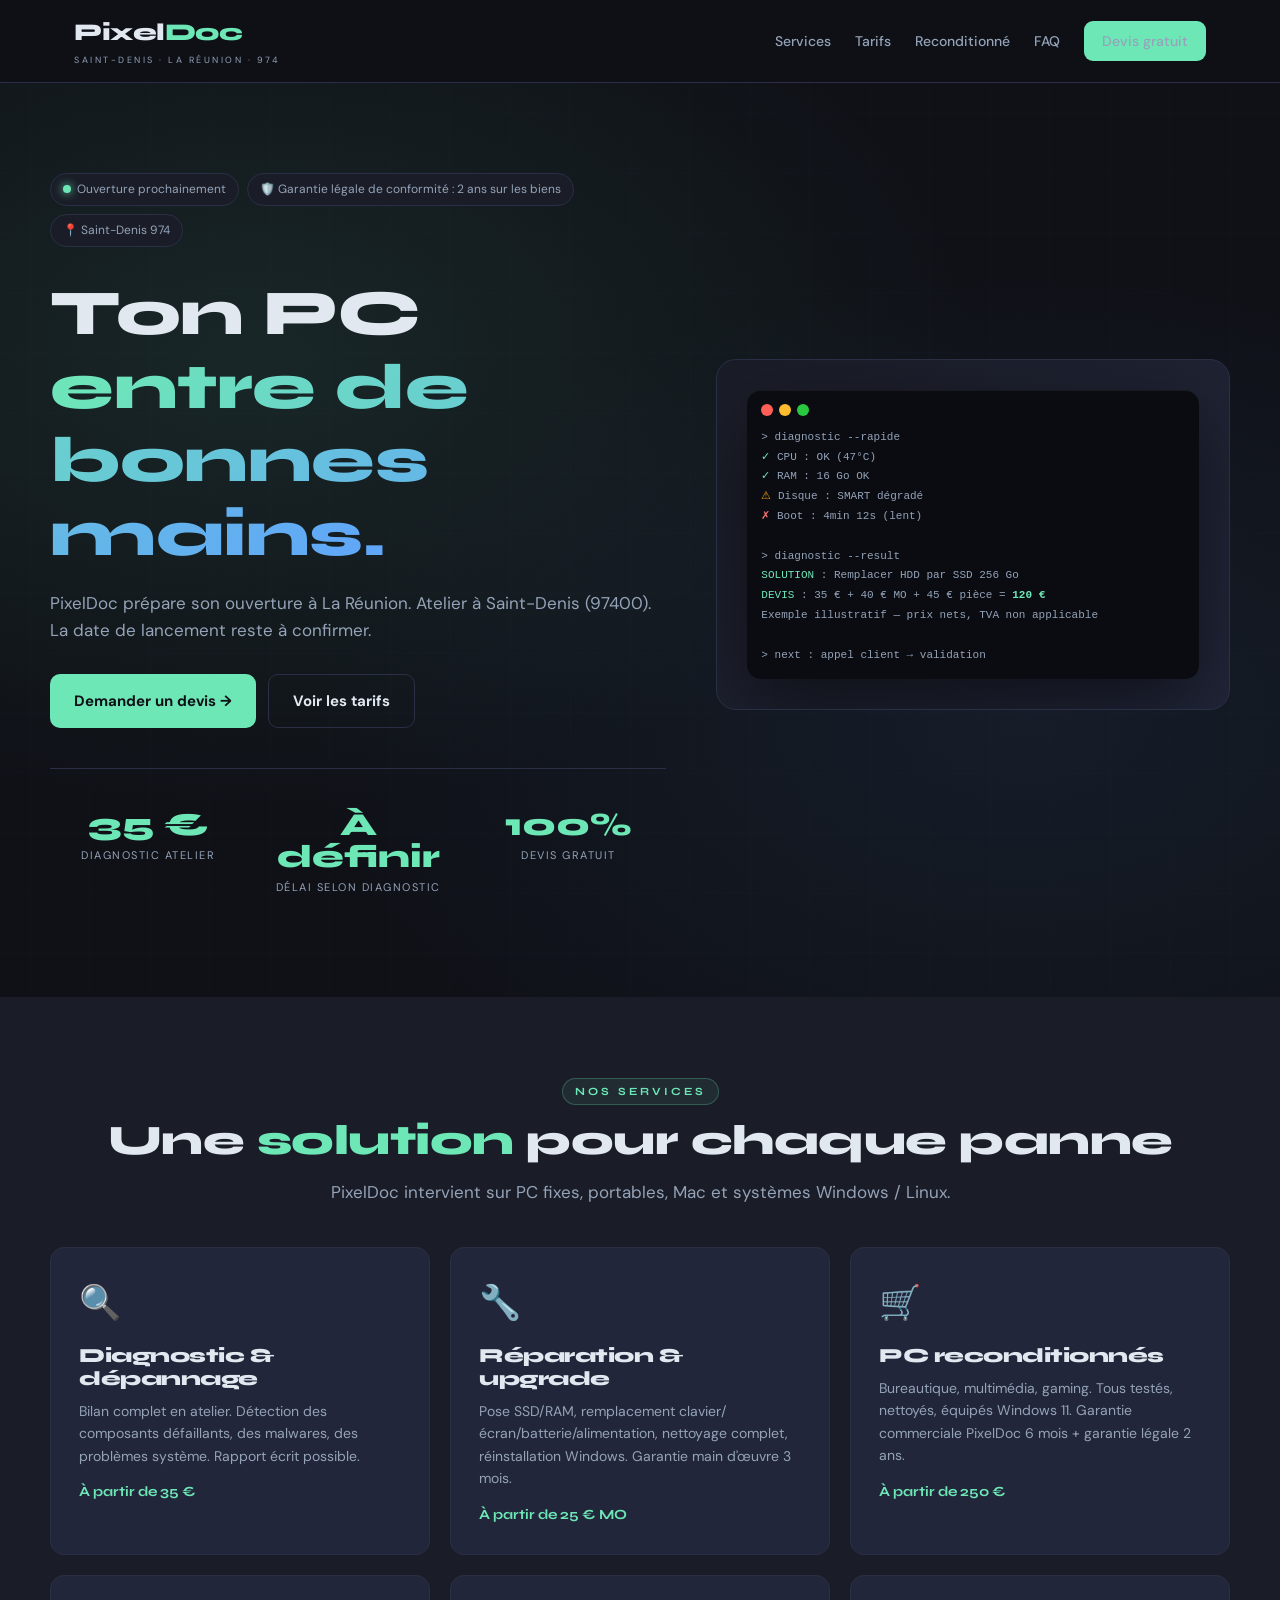
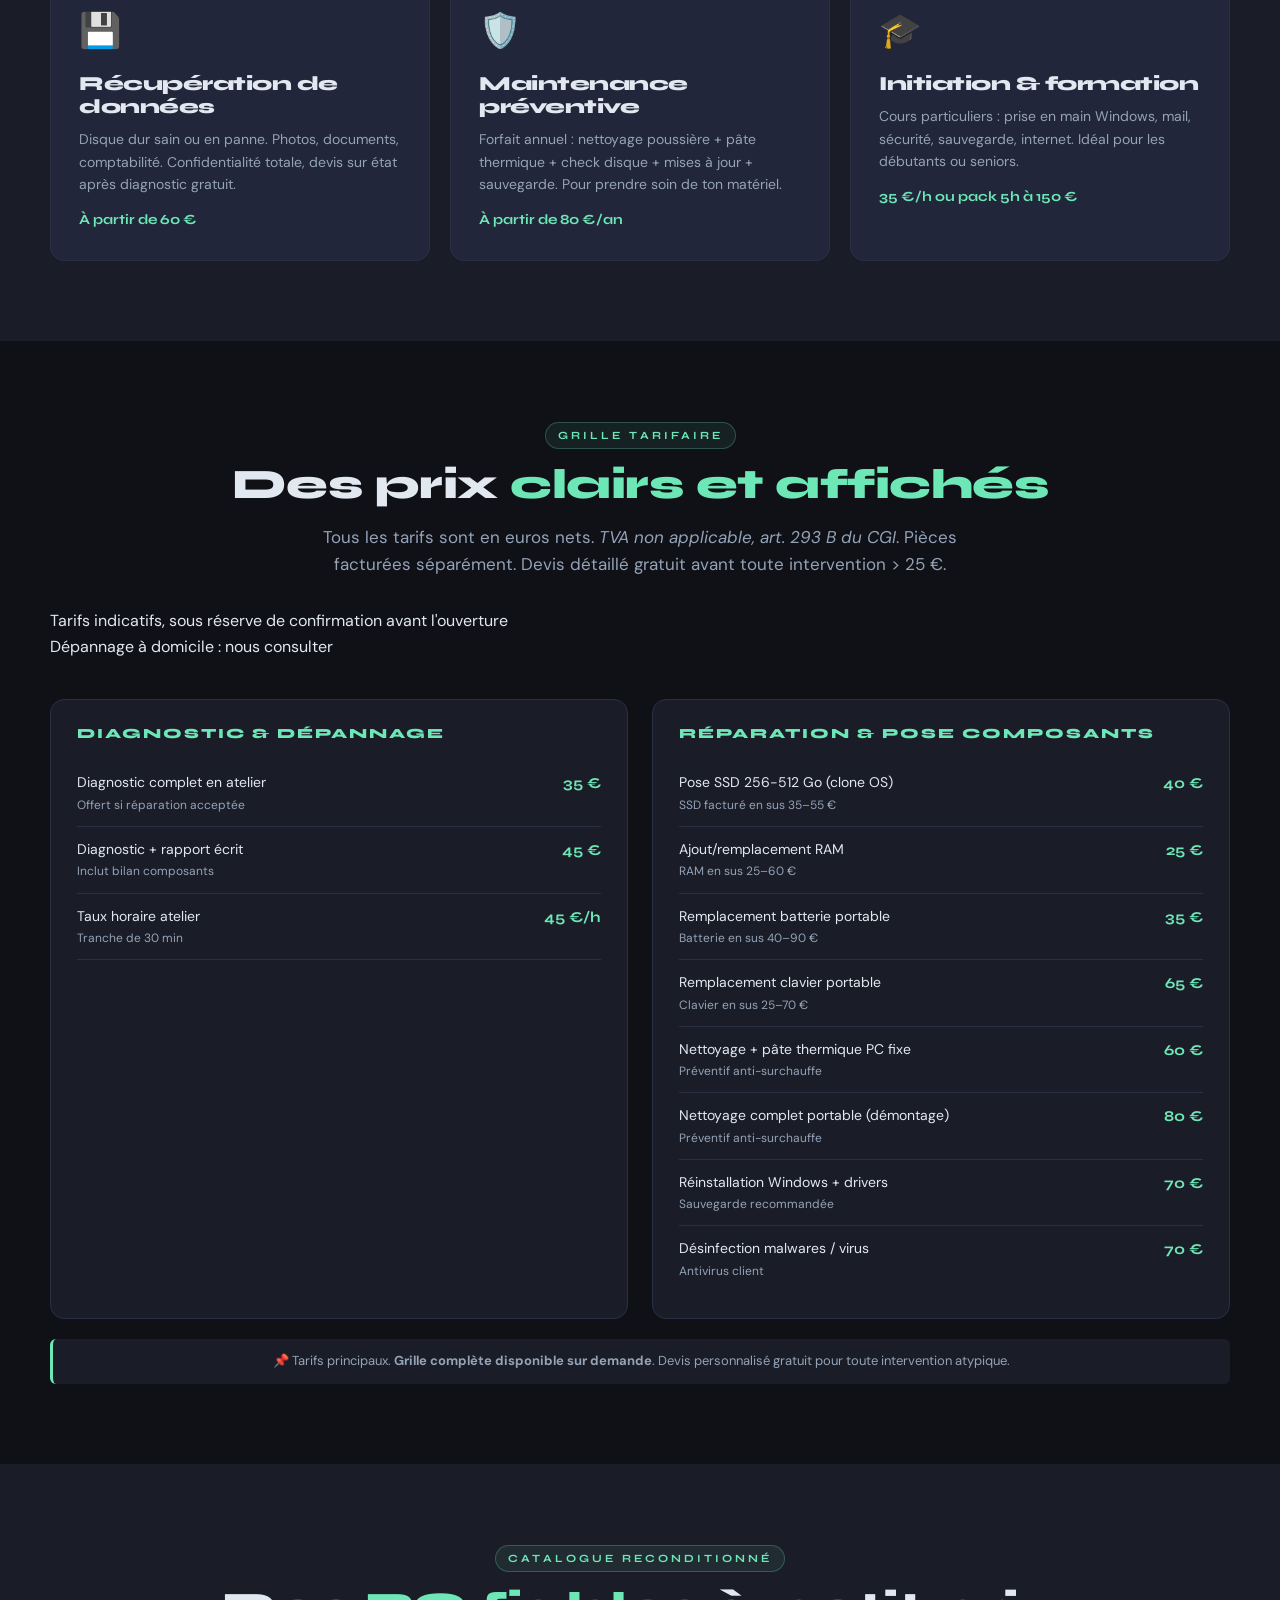
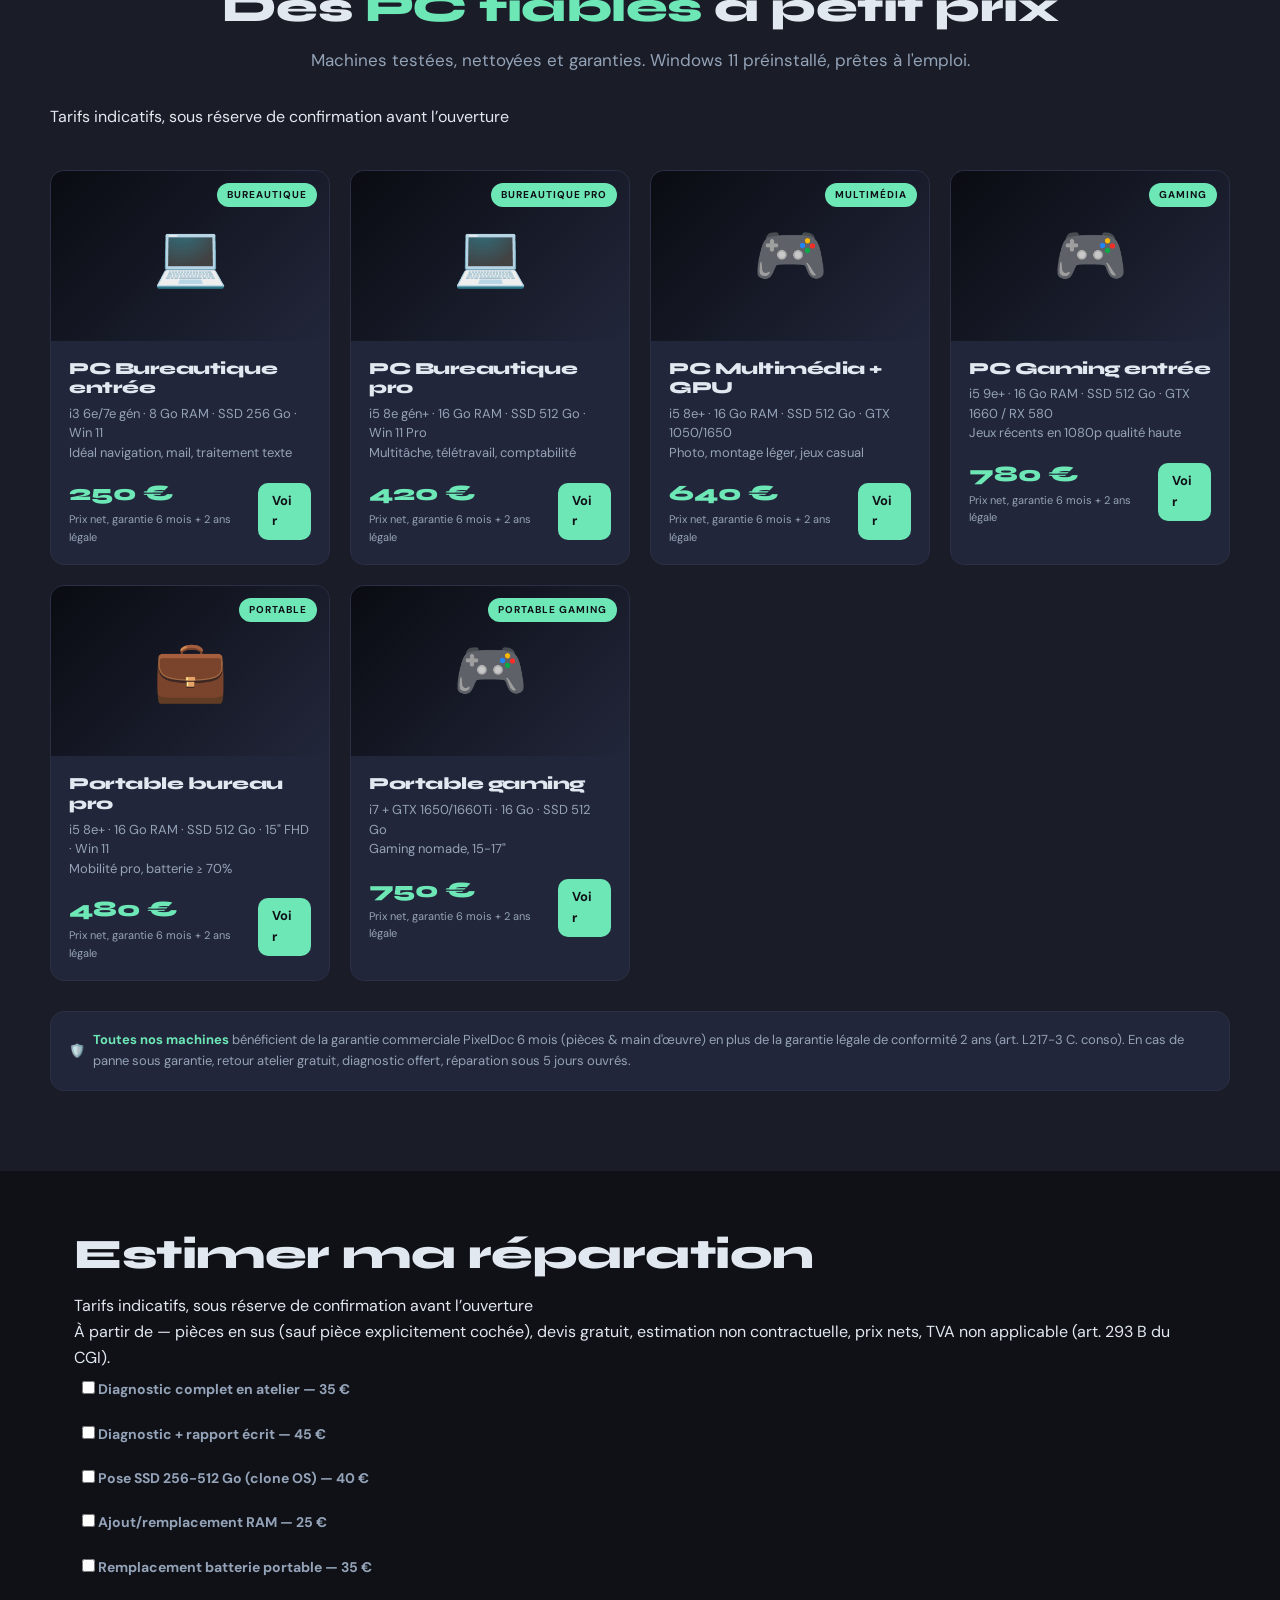
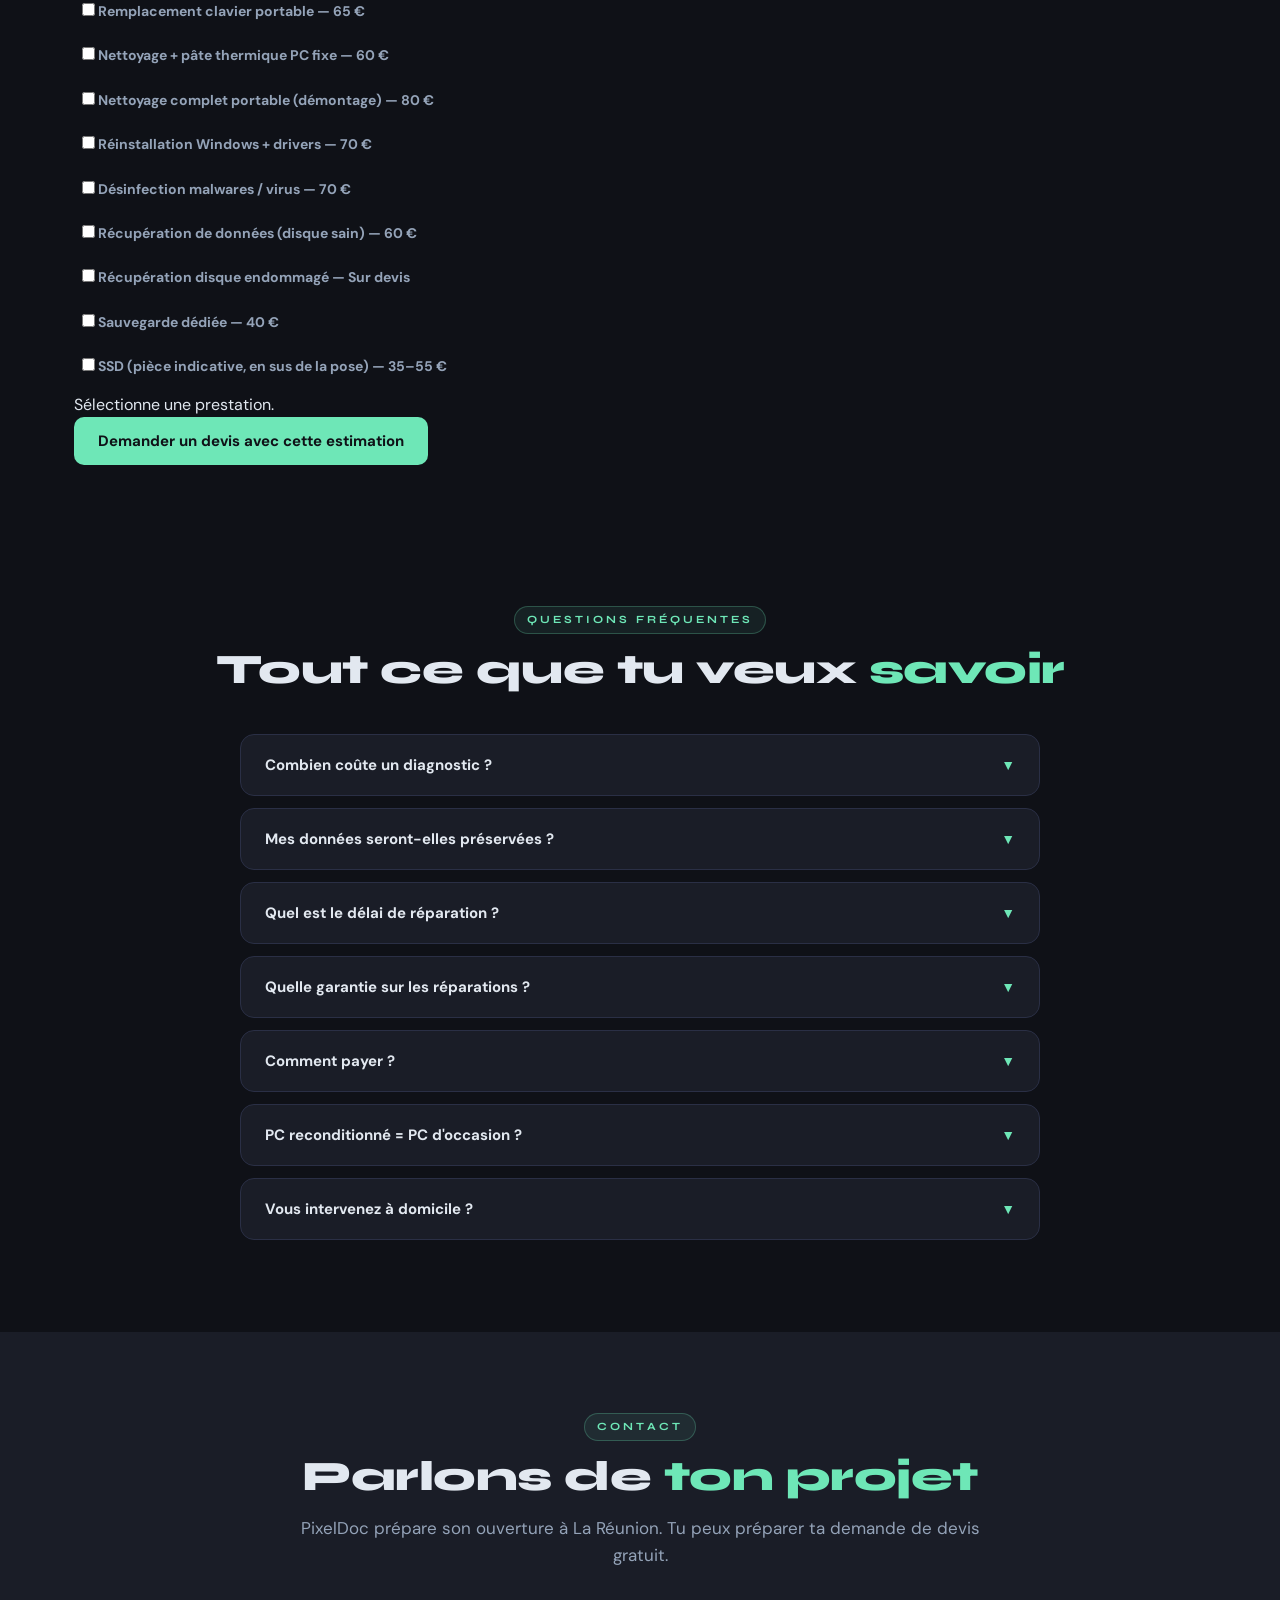
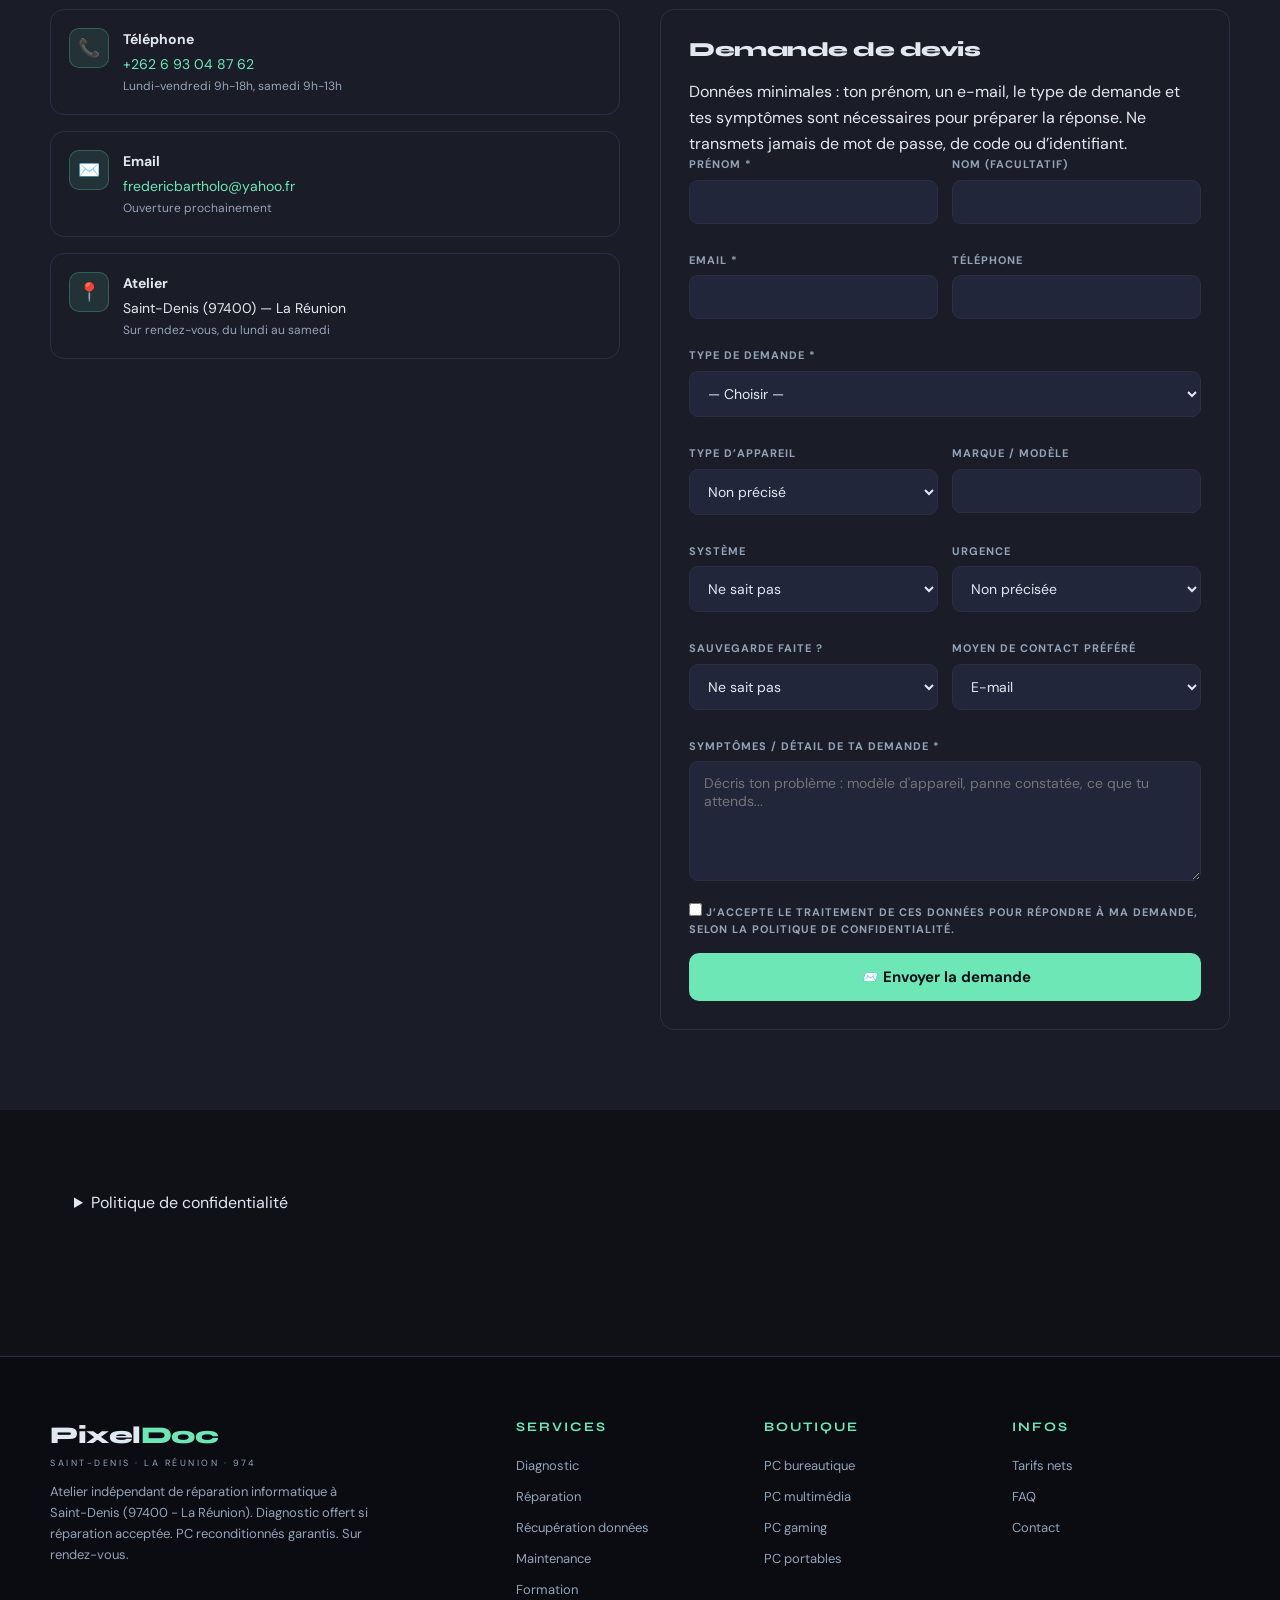
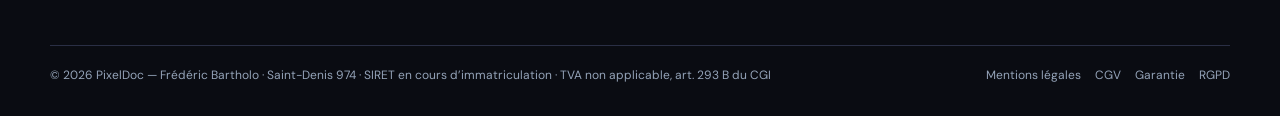
<file: index.html>
﻿<!DOCTYPE html>
<html lang="fr">
<head>
<meta charset="UTF-8" />
<meta name="viewport" content="width=device-width, initial-scale=1.0" />
<title>PixelDoc — Réparation PC, dépannage informatique & PC reconditionnés (Saint-Denis 974)</title>
<meta name="description" content="PixelDoc prépare son ouverture à La Réunion. Atelier à Saint-Denis (97400)." />
<meta name="robots" content="index, follow" />
<link rel="canonical" href="https://pixeldoc-974.netlify.app/" />
<meta name="theme-color" content="#0f1117" />
<link rel="icon" href="data:image/svg+xml,<svg xmlns='http://www.w3.org/2000/svg' viewBox='0 0 32 32'><rect width='32' height='32' rx='7' fill='%230f1117'/><text x='16' y='22' font-family='sans-serif' font-weight='800' font-size='18' fill='%236ee7b7' text-anchor='middle'>P</text></svg>">
<meta property="og:type" content="website" />
<meta property="og:site_name" content="PixelDoc" />
<meta property="og:locale" content="fr_FR" />
<meta property="og:url" content="https://pixeldoc-974.netlify.app/" />
<meta property="og:title" content="PixelDoc — Réparation PC & reconditionné · Saint-Denis 974" />
<meta property="og:description" content="PixelDoc prépare son ouverture à La Réunion. Atelier à Saint-Denis (97400)." />
<meta name="twitter:card" content="summary" />
<meta name="twitter:title" content="PixelDoc — Réparation PC & reconditionné · Saint-Denis 974" />
<meta name="twitter:description" content="PixelDoc prépare son ouverture à La Réunion. Atelier à Saint-Denis (97400)." />
<link rel="preconnect" href="https://fonts.googleapis.com">
<link rel="preconnect" href="https://fonts.gstatic.com" crossorigin>
<link href="https://fonts.googleapis.com/css2?family=Syne:wght@600;700;800&family=DM+Sans:ital,wght@0,300;0,400;0,500;0,700;1,400&display=swap" rel="stylesheet">
<style>
  :root{
    --bg:#0f1117; --surface:#1a1d27; --surface2:#22263a; --border:#2a2f45;
    --accent:#6ee7b7; --accent2:#f59e0b; --accent3:#f87171;
    --accent4:#60a5fa; --accent5:#a78bfa;
    --text:#e2e8f0; --dim:#94a3b8; --dim2:#64748b;
    --display:'Syne',sans-serif; --body:'DM Sans',sans-serif;
    --radius:14px; --radius-sm:8px; --radius-lg:20px;
    --max:1180px;
  }
  *{margin:0;padding:0;box-sizing:border-box;}
  html{scroll-behavior:smooth;}
  body{background:var(--bg);font-family:var(--body);color:var(--text);line-height:1.6;overflow-x:hidden;}
  a{color:inherit;text-decoration:none;}
  img{max-width:100%;display:block;}
  header{position:sticky;top:0;z-index:50;background:rgba(15,17,23,0.92);backdrop-filter:blur(16px);border-bottom:1px solid var(--border);}
  .nav-wrap{max-width:var(--max);margin:0 auto;display:flex;align-items:center;justify-content:space-between;padding:14px 24px;}
  .brand{font-family:var(--display);font-size:24px;font-weight:800;letter-spacing:-0.5px;}
  .brand span{color:var(--accent);}
  .brand small{display:block;font-size:9px;font-weight:400;color:var(--dim);letter-spacing:2.5px;text-transform:uppercase;margin-top:1px;font-family:var(--body);}
  .nav-links{display:flex;gap:24px;align-items:center;}
  .nav-links a{font-size:14px;color:var(--dim);transition:color .2s;font-weight:500;}
  .nav-links a:hover{color:var(--accent);}
  .nav-cta{background:var(--accent);color:var(--bg);padding:9px 18px;border-radius:9px;font-weight:700;font-size:13px;}
  .nav-cta:hover{background:#34d399;color:var(--bg)!important;transform:translateY(-1px);box-shadow:0 6px 18px rgba(110,231,183,0.25);}
  .burger{display:none;background:none;border:none;color:var(--text);font-size:24px;cursor:pointer;}
  @media(max-width:780px){
    .nav-links{display:none;position:absolute;top:100%;left:0;right:0;background:var(--surface);flex-direction:column;padding:18px;gap:14px;border-bottom:1px solid var(--border);}
    .nav-links.open{display:flex;}
    .burger{display:block;}
  }
  section{padding:80px 24px;}
  .container{max-width:var(--max);margin:0 auto;}
  .eyebrow{display:inline-block;font-family:var(--display);font-size:11px;font-weight:700;color:var(--accent);text-transform:uppercase;letter-spacing:3px;margin-bottom:12px;padding:4px 12px;background:rgba(110,231,183,0.08);border:1px solid rgba(110,231,183,0.25);border-radius:20px;}
  h1,h2,h3{font-family:var(--display);font-weight:800;line-height:1.15;letter-spacing:-0.5px;}
  h1{font-size:clamp(36px,6vw,64px);margin-bottom:18px;}
  h1 span{background:linear-gradient(120deg,var(--accent) 0%, var(--accent4) 100%);-webkit-background-clip:text;-webkit-text-fill-color:transparent;background-clip:text;}
  h2{font-size:clamp(28px,4vw,42px);margin-bottom:14px;}
  h2 span{color:var(--accent);}
  h3{font-size:20px;margin-bottom:8px;}
  .subtitle{font-size:17px;color:var(--dim);max-width:680px;margin-bottom:30px;}
  .center{text-align:center;}
  .center .subtitle{margin-left:auto;margin-right:auto;}
  .hero{padding:90px 24px 100px;position:relative;overflow:hidden;background:radial-gradient(ellipse at 20% 30%,rgba(110,231,183,0.10) 0%,transparent 50%),radial-gradient(ellipse at 80% 70%,rgba(96,165,250,0.08) 0%,transparent 50%);}
  .hero::after{content:'';position:absolute;inset:0;background:url("data:image/svg+xml,%3Csvg xmlns='http://www.w3.org/2000/svg' width='60' height='60'%3E%3Cpath d='M30 0v60M0 30h60' stroke='%232a2f45' stroke-width='0.5' stroke-opacity='0.4'/%3E%3C/svg%3E");pointer-events:none;opacity:0.4;}
  .hero-grid{display:grid;grid-template-columns:1.2fr 1fr;gap:50px;align-items:center;position:relative;z-index:1;}
  @media(max-width:880px){.hero-grid{grid-template-columns:1fr;}}
  .hero-badges{display:flex;gap:8px;margin-bottom:30px;flex-wrap:wrap;}
  .hero-badge{display:inline-flex;align-items:center;gap:6px;background:var(--surface);border:1px solid var(--border);padding:6px 12px;border-radius:20px;font-size:12px;color:var(--dim);}
  .hero-badge .dot{width:8px;height:8px;border-radius:50%;background:var(--accent);box-shadow:0 0 10px var(--accent);}
  .hero-cta{display:flex;gap:12px;flex-wrap:wrap;margin-top:8px;}
  .btn{display:inline-flex;align-items:center;gap:8px;padding:14px 24px;border-radius:10px;font-size:15px;font-weight:700;cursor:pointer;border:none;transition:all .2s;font-family:var(--body);text-decoration:none;}
  .btn-primary{background:var(--accent);color:var(--bg);}
  .btn-primary:hover{background:#34d399;transform:translateY(-2px);box-shadow:0 12px 30px rgba(110,231,183,0.35);}
  .btn-ghost{background:transparent;color:var(--text);border:1px solid var(--border);}
  .btn-ghost:hover{border-color:var(--accent);color:var(--accent);}
  .hero-visual{background:linear-gradient(135deg,var(--surface) 0%,var(--surface2) 100%);border:1px solid var(--border);border-radius:var(--radius-lg);padding:30px;position:relative;overflow:hidden;}
  .hero-mac{background:#0a0c12;border-radius:14px;padding:14px;box-shadow:0 30px 80px rgba(0,0,0,0.5),inset 0 1px 0 rgba(255,255,255,0.06);}
  .mac-bar{display:flex;gap:6px;margin-bottom:12px;}
  .mac-bar span{width:12px;height:12px;border-radius:50%;background:var(--surface2);}
  .mac-bar span:nth-child(1){background:#ff5f57;}
  .mac-bar span:nth-child(2){background:#febc2e;}
  .mac-bar span:nth-child(3){background:#28c840;}
  .mac-content{font-family:'SF Mono',Consolas,monospace;font-size:11px;color:var(--dim);line-height:1.8;}
  .mac-content .ok{color:var(--accent);}
  .mac-content .warn{color:var(--accent2);}
  .mac-content .err{color:var(--accent3);}
  .hero-stats{display:grid;grid-template-columns:repeat(3,1fr);gap:14px;margin-top:40px;padding-top:40px;border-top:1px solid var(--border);}
  .hero-stat{text-align:center;}
  .hero-stat .num{font-family:var(--display);font-size:32px;font-weight:800;color:var(--accent);line-height:1;}
  .hero-stat .lbl{font-size:11px;color:var(--dim);text-transform:uppercase;letter-spacing:1.5px;margin-top:6px;}
  .services{background:var(--surface);}
  .grid-3{display:grid;grid-template-columns:repeat(3,1fr);gap:20px;margin-top:40px;}
  @media(max-width:880px){.grid-3{grid-template-columns:1fr;}}
  .service-card{background:var(--surface2);border:1px solid var(--border);border-radius:var(--radius);padding:28px;transition:all .25s;position:relative;overflow:hidden;}
  .service-card:hover{transform:translateY(-4px);border-color:var(--accent);box-shadow:0 20px 40px rgba(0,0,0,0.3);}
  .service-card .ico{font-size:34px;margin-bottom:14px;}
  .service-card h3{color:var(--text);margin-bottom:10px;}
  .service-card p{color:var(--dim);font-size:14px;}
  .service-card .price{color:var(--accent);font-weight:700;margin-top:14px;font-size:14px;font-family:var(--display);}
  .tarifs-grid{display:grid;grid-template-columns:repeat(2,1fr);gap:24px;margin-top:40px;}
  @media(max-width:780px){.tarifs-grid{grid-template-columns:1fr;}}
  .tarif-block{background:var(--surface);border:1px solid var(--border);border-radius:var(--radius);padding:26px;}
  .tarif-block h3{color:var(--accent);margin-bottom:18px;font-size:14px;text-transform:uppercase;letter-spacing:2px;}
  .tarif-row{display:flex;justify-content:space-between;align-items:flex-start;padding:11px 0;border-bottom:1px solid var(--border);font-size:14px;gap:12px;}
  .tarif-row:last-child{border-bottom:none;}
  .tarif-row .desc{color:var(--text);flex:1;}
  .tarif-row .desc small{display:block;color:var(--dim);font-size:12px;margin-top:2px;}
  .tarif-row .pr{color:var(--accent);font-weight:700;font-family:var(--display);white-space:nowrap;font-size:15px;}
  .tarif-note{font-size:13px;color:var(--dim);text-align:center;margin-top:20px;padding:12px;background:var(--surface);border-left:3px solid var(--accent);border-radius:6px;}
  .catalogue{background:var(--surface);}
  .recon-grid{display:grid;grid-template-columns:repeat(auto-fit,minmax(270px,1fr));gap:20px;margin-top:40px;}
  .recon-card{background:var(--surface2);border:1px solid var(--border);border-radius:var(--radius);overflow:hidden;transition:all .25s;}
  .recon-card:hover{transform:translateY(-4px);border-color:var(--accent);}
  .recon-img{height:170px;background:linear-gradient(135deg,#0a0c12 0%,var(--surface2) 100%);display:flex;align-items:center;justify-content:center;font-size:60px;color:var(--accent);position:relative;}
  .recon-tag{position:absolute;top:12px;right:12px;background:var(--accent);color:var(--bg);padding:4px 10px;border-radius:20px;font-size:10px;font-weight:700;text-transform:uppercase;letter-spacing:1px;}
  .recon-body{padding:18px;}
  .recon-body h3{color:var(--text);margin-bottom:6px;font-size:17px;}
  .recon-body .specs{color:var(--dim);font-size:13px;margin-bottom:14px;line-height:1.5;}
  .recon-foot{display:flex;justify-content:space-between;align-items:center;}
  .recon-price{color:var(--accent);font-family:var(--display);font-size:22px;font-weight:800;}
  .recon-price small{color:var(--dim);font-size:11px;font-weight:400;font-family:var(--body);display:block;}
  .recon-warranty{display:flex;align-items:center;gap:8px;margin-top:30px;padding:18px;background:var(--surface2);border:1px solid var(--border);border-radius:var(--radius);font-size:13px;color:var(--dim);}
  .recon-warranty strong{color:var(--accent);}
  .faq-item{background:var(--surface);border:1px solid var(--border);border-radius:var(--radius);margin-bottom:12px;overflow:hidden;}
  .faq-q{width:100%;background:none;border:none;font-family:inherit;color:inherit;text-align:left;padding:20px 24px;cursor:pointer;display:flex;justify-content:space-between;align-items:center;font-weight:700;font-size:15px;transition:color .2s;}
  .faq-q:focus-visible{outline:2px solid var(--accent);outline-offset:-2px;}
  .faq-q:hover{color:var(--accent);}
  .faq-q .arr{font-size:14px;color:var(--accent);transition:transform .25s;}
  .faq-item.open .faq-q .arr{transform:rotate(180deg);}
  .faq-a{max-height:0;overflow:hidden;transition:max-height .3s ease;color:var(--dim);font-size:14px;}
  .faq-item.open .faq-a{max-height:300px;}
  .faq-a-inner{padding:0 24px 22px;}
  .reviews{background:var(--surface);}
  .reviews-grid{display:grid;grid-template-columns:repeat(3,1fr);gap:20px;margin-top:40px;}
  @media(max-width:880px){.reviews-grid{grid-template-columns:1fr;}}
  .review-card{background:var(--surface2);border:1px solid var(--border);border-radius:var(--radius);padding:24px;position:relative;}
  .review-stars{color:var(--accent2);font-size:16px;margin-bottom:12px;}
  .review-text{font-size:14px;color:var(--text);line-height:1.6;font-style:italic;margin-bottom:18px;}
  .review-author{display:flex;align-items:center;gap:12px;}
  .review-avatar{width:38px;height:38px;border-radius:50%;background:linear-gradient(135deg,var(--accent),var(--accent4));display:flex;align-items:center;justify-content:center;font-weight:700;color:var(--bg);font-size:14px;}
  .review-name{font-weight:700;font-size:13px;}
  .review-name small{display:block;color:var(--dim);font-weight:400;font-size:11px;}
  .videos-grid{display:grid;grid-template-columns:repeat(3,1fr);gap:20px;margin-top:40px;}
  @media(max-width:880px){.videos-grid{grid-template-columns:1fr;}}
  .video-card{background:var(--surface);border:1px solid var(--border);border-radius:var(--radius);overflow:hidden;}
  .video-frame{position:relative;width:100%;padding-bottom:56.25%;background:#000;}
  .video-frame iframe,.video-placeholder{position:absolute;top:0;left:0;width:100%;height:100%;border:none;}
  .video-placeholder{display:flex;flex-direction:column;align-items:center;justify-content:center;background:linear-gradient(135deg,#0a0c12,var(--surface2));color:var(--dim);font-size:13px;text-align:center;padding:20px;}
  .video-placeholder .yt-ico{font-size:48px;color:#ff0000;margin-bottom:12px;}
  .video-info{padding:14px 18px;}
  .video-title{font-weight:700;font-size:14px;margin-bottom:4px;}
  .video-meta{font-size:11px;color:var(--dim);}
  .contact-grid{display:grid;grid-template-columns:1fr 1fr;gap:40px;margin-top:40px;align-items:start;}
  @media(max-width:880px){.contact-grid{grid-template-columns:1fr;}}
  .contact-info{display:flex;flex-direction:column;gap:16px;}
  .info-item{display:flex;gap:14px;align-items:flex-start;background:var(--surface);border:1px solid var(--border);border-radius:var(--radius);padding:18px;}
  .info-ico{width:40px;height:40px;flex-shrink:0;background:rgba(110,231,183,0.1);border:1px solid rgba(110,231,183,0.25);border-radius:10px;display:flex;align-items:center;justify-content:center;font-size:18px;color:var(--accent);}
  .info-text{font-size:14px;}
  .info-text strong{display:block;color:var(--text);margin-bottom:2px;}
  .info-text a{color:var(--accent);}
  .info-text small{display:block;color:var(--dim);font-size:12px;margin-top:2px;}
  .form-card{background:var(--surface);border:1px solid var(--border);border-radius:var(--radius);padding:28px;}
  .form-grid{display:grid;grid-template-columns:1fr 1fr;gap:14px;}
  @media(max-width:540px){.form-grid{grid-template-columns:1fr;}}
  .fg{margin-bottom:14px;}
  .fg.full{grid-column:1/-1;}
  label{display:block;font-size:11px;color:var(--dim);text-transform:uppercase;letter-spacing:1px;margin-bottom:6px;font-weight:700;}
  input,select,textarea{width:100%;padding:12px 14px;border:1px solid var(--border);border-radius:9px;background:var(--surface2);color:var(--text);font-size:14px;font-family:inherit;transition:border-color .2s;}
  input:focus,select:focus,textarea:focus{outline:none;border-color:var(--accent);}
  textarea{resize:vertical;min-height:120px;}
  .form-card button{width:100%;justify-content:center;margin-top:8px;}
  .form-success,.form-error{display:none;padding:14px;border-radius:9px;margin-top:14px;font-size:14px;}
  .form-success{background:rgba(110,231,183,0.1);border:1px solid var(--accent);color:var(--accent);}
  .form-error{background:rgba(248,113,113,0.1);border:1px solid var(--accent3);color:var(--accent3);}
  footer{background:#0a0c12;border-top:1px solid var(--border);padding:60px 24px 30px;margin-top:60px;}
  .footer-grid{max-width:var(--max);margin:0 auto;display:grid;grid-template-columns:2fr 1fr 1fr 1fr;gap:30px;}
  @media(max-width:780px){.footer-grid{grid-template-columns:1fr 1fr;}}
  @media(max-width:480px){.footer-grid{grid-template-columns:1fr;}}
  .footer-brand p{color:var(--dim);font-size:13px;margin-top:12px;max-width:320px;}
  .footer-col h4{font-family:var(--display);font-size:13px;font-weight:700;text-transform:uppercase;letter-spacing:2px;margin-bottom:14px;color:var(--accent);}
  .footer-col a{display:block;font-size:13px;color:var(--dim);padding:5px 0;transition:color .2s;}
  .footer-col a:hover{color:var(--accent);}
  .footer-bottom{max-width:var(--max);margin:40px auto 0;padding-top:20px;border-top:1px solid var(--border);display:flex;justify-content:space-between;align-items:center;flex-wrap:wrap;gap:14px;color:var(--dim);font-size:12px;}
  .wa-float{position:fixed;bottom:22px;right:22px;z-index:100;width:60px;height:60px;border-radius:50%;background:#25d366;display:flex;align-items:center;justify-content:center;color:#fff;font-size:30px;text-decoration:none;box-shadow:0 8px 24px rgba(37,211,102,0.45),0 0 0 0 rgba(37,211,102,0.5);animation:wa-pulse 2.5s infinite;transition:transform .2s;}
  .wa-float:hover{transform:scale(1.08);}
  @keyframes wa-pulse{0%{box-shadow:0 8px 24px rgba(37,211,102,0.45),0 0 0 0 rgba(37,211,102,0.5);}70%{box-shadow:0 8px 24px rgba(37,211,102,0.45),0 0 0 18px rgba(37,211,102,0);}100%{box-shadow:0 8px 24px rgba(37,211,102,0.45),0 0 0 0 rgba(37,211,102,0);}}
  .wa-tip{position:absolute;right:74px;top:50%;transform:translateY(-50%);background:var(--surface);border:1px solid var(--border);padding:8px 14px;border-radius:8px;color:var(--text);font-size:13px;white-space:nowrap;box-shadow:0 4px 16px rgba(0,0,0,0.3);}
  @media(max-width:540px){.wa-tip{display:none;}}

  /* ── Modals légaux ── */
  .legal-ov{position:fixed;inset:0;background:rgba(0,0,0,.78);z-index:300;display:none;align-items:center;justify-content:center;padding:16px;backdrop-filter:blur(8px);}
  .legal-ov.open{display:flex;}
  .legal-modal{background:var(--surface);border:1px solid var(--border);border-radius:var(--radius-lg);width:100%;max-width:720px;max-height:88vh;overflow-y:auto;animation:lm-in .25s ease;}
  @keyframes lm-in{from{opacity:0;transform:translateY(18px)}to{opacity:1;transform:translateY(0)}}
  .lm-head{padding:20px 26px 16px;border-bottom:1px solid var(--border);display:flex;align-items:center;justify-content:space-between;gap:12px;position:sticky;top:0;background:var(--surface);z-index:1;border-radius:var(--radius-lg) var(--radius-lg) 0 0;}
  .lm-head h3{font-family:var(--display);font-size:1rem;font-weight:800;color:var(--accent);}
  .lm-close{background:var(--surface2);border:1px solid var(--border);border-radius:8px;width:36px;height:36px;cursor:pointer;color:var(--dim);font-size:16px;display:flex;align-items:center;justify-content:center;transition:all .15s;flex-shrink:0;}
  .lm-close:hover{border-color:var(--accent3);color:var(--accent3);}
  .lm-body{padding:24px 28px;}
  .lm-body h2{font-family:var(--display);font-size:1.25rem;font-weight:800;color:var(--accent);margin-bottom:18px;}
  .lm-body h3{font-family:var(--display);font-size:.78rem;font-weight:700;text-transform:uppercase;letter-spacing:1.5px;color:var(--accent4);margin:22px 0 8px;padding-bottom:6px;border-bottom:1px solid var(--border);}
  .lm-body p{font-size:.875rem;color:var(--dim);line-height:1.75;margin-bottom:10px;}
  .lm-body ul,.lm-body ol{padding-left:22px;margin-bottom:12px;}
  .lm-body li{font-size:.875rem;color:var(--dim);line-height:1.65;margin-bottom:5px;}
  .lm-body strong{color:var(--text);}
  .lm-body em{font-style:italic;opacity:.8;}
  .lm-body a{color:var(--accent);text-decoration:none;}
  .lm-body a:hover{text-decoration:underline;}
  .lm-info{background:var(--surface2);border:1px solid var(--border);border-radius:10px;padding:14px 18px;margin-bottom:20px;font-size:.875rem;line-height:1.8;}
  .lm-warn{background:rgba(245,158,11,.07);border-left:3px solid var(--accent2);padding:10px 16px;margin:14px 0;font-size:.82rem;color:var(--accent2);border-radius:0 8px 8px 0;font-style:italic;line-height:1.65;}
  @media(max-width:540px){.lm-body{padding:16px 18px;}.lm-head{padding:14px 18px;}}
[hidden]{display:none!important} :focus-visible{outline:3px solid var(--accent);outline-offset:4px} .container>*{min-width:0} input,select,textarea{max-width:100%} input[type=checkbox]{width:auto} #estimation label{font-size:14px;text-transform:none;letter-spacing:0;padding:8px} #estimation{padding-top:60px;padding-bottom:60px} .mac-content{overflow-wrap:anywhere} .hero-grid>*,.contact-grid>*{min-width:0} a{overflow-wrap:anywhere} @media(max-width:540px){.form-card{padding:18px}.hero-stats{flex-wrap:wrap}.hero-badges{flex-wrap:wrap}.mac-content{font-size:11px}.hero-cta{flex-wrap:wrap}} </style>

<!-- ═══ Schema.org — LocalBusiness ═══ -->


<!-- ═══ Schema.org — FAQPage ═══ -->

</head>
<body>

<header>
  <div class="nav-wrap">
    <div class="brand">Pixel<span>Doc</span><small>Saint-Denis · La Réunion · 974</small></div>
    <nav class="nav-links" id="navLinks">
      <a href="#services">Services</a>
      <a href="#tarifs">Tarifs</a>
      <a href="#catalogue">Reconditionné</a>
      <a href="#faq">FAQ</a>
      <a href="#contact" class="nav-cta">Devis gratuit</a>
    </nav>
    <button class="burger" id="burgerBtn" aria-label="Ouvrir le menu" aria-expanded="false" aria-controls="navLinks">☰</button>
  </div>
</header>

<section class="hero">
  <div class="container hero-grid">
    <div>
      <div class="hero-badges">
        <span class="hero-badge"><span class="dot"></span><span data-statut>Ouverture prochainement</span></span>
        <span class="hero-badge">🛡️ Garantie légale de conformité : 2 ans sur les biens</span>
        <span class="hero-badge">📍 Saint-Denis 974</span>
      </div>
      <h1>Ton PC <span>entre de bonnes mains.</span></h1>
      <p class="subtitle">PixelDoc prépare son ouverture à La Réunion. Atelier à Saint-Denis (97400). La date de lancement reste à confirmer. <span data-date-ouverture hidden></span></p>
      <div class="hero-cta">
        <a href="#contact" class="btn btn-primary">Demander un devis →</a>
        <a href="#tarifs" class="btn btn-ghost">Voir les tarifs</a>
      </div>
      <div class="hero-stats">
        <div class="hero-stat"><div class="num"><span data-prix="diagnostic">35 €</span></div><div class="lbl">Diagnostic atelier</div></div>
        <div class="hero-stat"><div class="num">À définir</div><div class="lbl">Délai selon diagnostic</div></div>
        <div class="hero-stat"><div class="num">100%</div><div class="lbl">Devis gratuit</div></div>
      </div>
    </div>
    <div class="hero-visual">
      <div class="hero-mac">
        <div class="mac-bar"><span></span><span></span><span></span></div>
        <div class="mac-content">
> diagnostic --rapide<br>
<span class="ok">✓</span> CPU : OK (47°C)<br>
<span class="ok">✓</span> RAM : 16 Go OK<br>
<span class="warn">⚠</span> Disque : SMART dégradé<br>
<span class="err">✗</span> Boot : 4min 12s (lent)<br>
<br>
> diagnostic --result<br>
<span class="ok">SOLUTION</span> : Remplacer HDD par SSD 256 Go<br>
<span class="ok">DEVIS</span> : <span data-prix="diagnostic">35 €</span> + <span data-prix="ssd">40 €</span> MO + <span data-prix="piece-demo">45 €</span> pièce = <strong style="color:var(--accent)"><span data-prix="total-demo">120 €</span></strong><br>Exemple illustratif — prix nets, TVA non applicable<br>
<br>
> next : appel client → validation
        </div>
      </div>
    </div>
  </div>
</section>

<section class="services" id="services">
  <div class="container">
    <div class="center">
      <span class="eyebrow">Nos services</span>
      <h2>Une <span>solution</span> pour chaque panne</h2>
      <p class="subtitle">PixelDoc intervient sur PC fixes, portables, Mac et systèmes Windows / Linux.</p>
    </div>
    <div class="grid-3">
      <div class="service-card"><div class="ico">🔍</div><h3>Diagnostic & dépannage</h3><p>Bilan complet en atelier. Détection des composants défaillants, des malwares, des problèmes système. Rapport écrit possible.</p><div class="price">À partir de <span data-prix="diagnostic">35 €</span></div></div>
      <div class="service-card"><div class="ico">🔧</div><h3>Réparation & upgrade</h3><p>Pose SSD/RAM, remplacement clavier/écran/batterie/alimentation, nettoyage complet, réinstallation Windows. Garantie main d'œuvre 3 mois.</p><div class="price">À partir de <span data-prix="ram">25 €</span> MO</div></div>
      <div class="service-card"><div class="ico">🛒</div><h3>PC reconditionnés</h3><p>Bureautique, multimédia, gaming. Tous testés, nettoyés, équipés Windows 11. Garantie commerciale PixelDoc 6 mois + garantie légale 2 ans.</p><div class="price">À partir de <span data-prix="PC-B1">250 €</span></div></div>
      <div class="service-card"><div class="ico">💾</div><h3>Récupération de données</h3><p>Disque dur sain ou en panne. Photos, documents, comptabilité. Confidentialité totale, devis sur état après diagnostic gratuit.</p><div class="price">À partir de <span data-prix="recuperation">60 €</span></div></div>
      <div class="service-card"><div class="ico">🛡️</div><h3>Maintenance préventive</h3><p>Forfait annuel : nettoyage poussière + pâte thermique + check disque + mises à jour + sauvegarde. Pour prendre soin de ton matériel.</p><div class="price">À partir de <span data-prix="maintenance">80 €/an</span></div></div>
      <div class="service-card"><div class="ico">🎓</div><h3>Initiation & formation</h3><p>Cours particuliers : prise en main Windows, mail, sécurité, sauvegarde, internet. Idéal pour les débutants ou seniors.</p><div class="price"><span data-prix="formation">35 €/h</span> ou pack 5h à <span data-prix="pack-formation">150 €</span></div></div>
    </div>
  </div>
</section>

<section id="tarifs">
  <div class="container">
    <div class="center">
      <span class="eyebrow">Grille tarifaire</span>
      <h2>Des prix <span>clairs et affichés</span></h2>
      <p class="subtitle">Tous les tarifs sont en euros nets. <em>TVA non applicable, art. 293 B du CGI</em>. Pièces facturées séparément. Devis détaillé gratuit avant toute intervention &gt; <span data-prix="mention-29">25 €</span>.</p>
    </div>
    <p data-tarifs-note>Tarifs indicatifs, sous réserve de confirmation avant l'ouverture</p><p data-domicile-inconnu>Dépannage à domicile : nous consulter</p><div class="tarifs-grid">
      <div class="tarif-block">
        <h3>Diagnostic & dépannage</h3>
        <div class="tarif-row"><div class="desc">Diagnostic complet en atelier<small>Offert si réparation acceptée</small></div><div class="pr"><span data-prix="diagnostic">35 €</span></div></div>
        <div class="tarif-row"><div class="desc">Diagnostic + rapport écrit<small>Inclut bilan composants</small></div><div class="pr"><span data-prix="rapport">45 €</span></div></div>
        <div class="tarif-row" data-domicile hidden><div class="desc">Dépannage à domicile zone 1 (0-15 km)<small>Forfait + 1h MO incluse</small></div><div class="pr"><span data-prix="domicile-1">60 €</span></div></div>
        <div class="tarif-row" data-domicile hidden><div class="desc">Dépannage à domicile zone 2 (15-30 km)<small>Forfait + 1h MO incluse</small></div><div class="pr"><span data-prix="domicile-2">80 €</span></div></div>
        <div class="tarif-row"><div class="desc">Taux horaire atelier<small>Tranche de 30 min</small></div><div class="pr"><span data-prix="horaire">45 €/h</span></div></div>
        <div class="tarif-row" data-domicile hidden><div class="desc">Taux horaire à domicile<small>Tranche de 30 min</small></div><div class="pr"><span data-prix="horaire-domicile">55 €/h</span></div></div>
      </div>
      <div class="tarif-block">
        <h3>Réparation & pose composants</h3>
        <div class="tarif-row"><div class="desc">Pose SSD 256-512 Go (clone OS)<small>SSD facturé en sus <span data-prix="mention-30">35–55 €</span></small></div><div class="pr"><span data-prix="ssd">40 €</span></div></div>
        <div class="tarif-row"><div class="desc">Ajout/remplacement RAM<small>RAM en sus <span data-prix="mention-31">25–60 €</span></small></div><div class="pr"><span data-prix="ram">25 €</span></div></div>
        <div class="tarif-row"><div class="desc">Remplacement batterie portable<small>Batterie en sus <span data-prix="mention-32">40–90 €</span></small></div><div class="pr"><span data-prix="batterie">35 €</span></div></div>
        <div class="tarif-row"><div class="desc">Remplacement clavier portable<small>Clavier en sus <span data-prix="mention-33">25–70 €</span></small></div><div class="pr"><span data-prix="clavier">65 €</span></div></div>
        <div class="tarif-row"><div class="desc">Nettoyage + pâte thermique PC fixe<small>Préventif anti-surchauffe</small></div><div class="pr"><span data-prix="nettoyage">60 €</span></div></div>
        <div class="tarif-row"><div class="desc">Nettoyage complet portable (démontage)<small>Préventif anti-surchauffe</small></div><div class="pr"><span data-prix="portable">80 €</span></div></div>
        <div class="tarif-row"><div class="desc">Réinstallation Windows + drivers<small>Sauvegarde recommandée</small></div><div class="pr"><span data-prix="windows">70 €</span></div></div>
        <div class="tarif-row"><div class="desc">Désinfection malwares / virus<small>Antivirus client</small></div><div class="pr"><span data-prix="malwares">70 €</span></div></div>
      </div>
    </div>
    <p class="tarif-note">📌 Tarifs principaux. <strong>Grille complète disponible sur demande</strong>. Devis personnalisé gratuit pour toute intervention atypique.</p>
  </div>
</section>

<section class="catalogue" id="catalogue">
  <div class="container">
    <div class="center">
      <span class="eyebrow">Catalogue reconditionné</span>
      <h2>Des <span>PC fiables</span> à petit prix</h2>
      <p class="subtitle">Machines testées, nettoyées et garanties. Windows 11 préinstallé, prêtes à l'emploi.</p>
    </div>
    <p data-tarifs-note>Tarifs indicatifs, sous réserve de confirmation avant l’ouverture</p><div class="recon-grid">
      <div class="recon-card"><div class="recon-img">💻<span class="recon-tag">Bureautique</span></div><div class="recon-body"><h3>PC Bureautique entrée</h3><div class="specs">i3 6e/7e gén · 8 Go RAM · SSD 256 Go · Win 11<br>Idéal navigation, mail, traitement texte</div><div class="recon-foot"><div class="recon-price"><span data-prix="PC-B1">250 €</span><small>Prix net, garantie 6 mois + 2 ans légale</small></div><a href="#contact" class="btn btn-primary" style="padding:8px 14px;font-size:13px">Voir</a></div></div></div>
      <div class="recon-card"><div class="recon-img">💻<span class="recon-tag">Bureautique pro</span></div><div class="recon-body"><h3>PC Bureautique pro</h3><div class="specs">i5 8e gén+ · 16 Go RAM · SSD 512 Go · Win 11 Pro<br>Multitâche, télétravail, comptabilité</div><div class="recon-foot"><div class="recon-price"><span data-prix="PC-B3">420 €</span><small>Prix net, garantie 6 mois + 2 ans légale</small></div><a href="#contact" class="btn btn-primary" style="padding:8px 14px;font-size:13px">Voir</a></div></div></div>
      <div class="recon-card"><div class="recon-img">🎮<span class="recon-tag">Multimédia</span></div><div class="recon-body"><h3>PC Multimédia + GPU</h3><div class="specs">i5 8e+ · 16 Go RAM · SSD 512 Go · GTX 1050/1650<br>Photo, montage léger, jeux casual</div><div class="recon-foot"><div class="recon-price"><span data-prix="PC-M2">640 €</span><small>Prix net, garantie 6 mois + 2 ans légale</small></div><a href="#contact" class="btn btn-primary" style="padding:8px 14px;font-size:13px">Voir</a></div></div></div>
      <div class="recon-card"><div class="recon-img">🎮<span class="recon-tag">Gaming</span></div><div class="recon-body"><h3>PC Gaming entrée</h3><div class="specs">i5 9e+ · 16 Go RAM · SSD 512 Go · GTX 1660 / RX 580<br>Jeux récents en 1080p qualité haute</div><div class="recon-foot"><div class="recon-price"><span data-prix="PC-G1">780 €</span><small>Prix net, garantie 6 mois + 2 ans légale</small></div><a href="#contact" class="btn btn-primary" style="padding:8px 14px;font-size:13px">Voir</a></div></div></div>
      <div class="recon-card"><div class="recon-img">💼<span class="recon-tag">Portable</span></div><div class="recon-body"><h3>Portable bureau pro</h3><div class="specs">i5 8e+ · 16 Go RAM · SSD 512 Go · 15" FHD · Win 11<br>Mobilité pro, batterie ≥ 70%</div><div class="recon-foot"><div class="recon-price"><span data-prix="PT-B2">480 €</span><small>Prix net, garantie 6 mois + 2 ans légale</small></div><a href="#contact" class="btn btn-primary" style="padding:8px 14px;font-size:13px">Voir</a></div></div></div>
      <div class="recon-card"><div class="recon-img">🎮<span class="recon-tag">Portable Gaming</span></div><div class="recon-body"><h3>Portable gaming</h3><div class="specs">i7 + GTX 1650/1660Ti · 16 Go · SSD 512 Go<br>Gaming nomade, 15-17"</div><div class="recon-foot"><div class="recon-price"><span data-prix="PT-G1">750 €</span><small>Prix net, garantie 6 mois + 2 ans légale</small></div><a href="#contact" class="btn btn-primary" style="padding:8px 14px;font-size:13px">Voir</a></div></div></div>
    </div>
    <div class="recon-warranty">🛡️ <span><strong>Toutes nos machines</strong> bénéficient de la garantie commerciale PixelDoc 6 mois (pièces & main d'œuvre) en plus de la garantie légale de conformité 2 ans (art. L217-3 C. conso). En cas de panne sous garantie, retour atelier gratuit, diagnostic offert, réparation sous 5 jours ouvrés.</span></div>
  </div>
</section>

<section id="videos" data-youtube hidden>
  <div class="container">
    <div class="center">
      <span class="eyebrow">Chaîne YouTube PixelDoc</span>
      <h2>Apprends à <span>réparer toi-même</span></h2>
      <p class="subtitle">Tutos pratiques, démontages, conseils d'achat — la chaîne PixelDoc t'aide à mieux comprendre ton matériel.</p>
    </div>
    <div class="videos-grid">
      <div class="video-card"><div class="video-frame"><div class="video-placeholder"><div class="yt-ico">▶</div>Vidéo à venir<br><small>Abonne-toi pour ne pas la rater</small></div></div><div class="video-info"><div class="video-title">Comment changer un SSD en 5 minutes</div><div class="video-meta">PixelDoc · Tutoriel</div></div></div>
      <div class="video-card"><div class="video-frame"><div class="video-placeholder"><div class="yt-ico">▶</div>Vidéo à venir<br><small>Abonne-toi pour ne pas la rater</small></div></div><div class="video-info"><div class="video-title">Nettoyage complet d'un PC portable</div><div class="video-meta">PixelDoc · Tutoriel</div></div></div>
      <div class="video-card"><div class="video-frame"><div class="video-placeholder"><div class="yt-ico">▶</div>Vidéo à venir<br><small>Abonne-toi pour ne pas la rater</small></div></div><div class="video-info"><div class="video-title">PC reconditionné : à quoi faire attention ?</div><div class="video-meta">PixelDoc · Conseil d'achat</div></div></div>
    </div>
    <p class="tarif-note" style="margin-top:24px">▶ <strong>Abonne-toi à la chaîne PixelDoc</strong>.</p>
  </div>
</section>

<!-- Section "Avis clients" retirée temporairement : les avis affichés précédemment étaient des exemples fictifs.
     À réactiver avec de vrais avis (ex. copiés depuis Google My Business) avant le lancement officiel. -->

<section id="estimation" class="container"><h2>Estimer ma réparation</h2><p data-tarifs-note>Tarifs indicatifs, sous réserve de confirmation avant l’ouverture</p><p>À partir de — pièces en sus (sauf pièce explicitement cochée), devis gratuit, estimation non contractuelle, prix nets, TVA non applicable (art. 293 B du CGI).</p><div id="estimateur-options"></div><p id="estimation-total" role="status" aria-live="polite">Sélectionne une prestation.</p><button class="btn btn-primary" id="estimation-devis" type="button">Demander un devis avec cette estimation</button><noscript><p>L’estimation interactive nécessite JavaScript. Consulte les tarifs et contacte PixelDoc pour un devis.</p></noscript></section><!-- Smartphone : emplacement réservé sans prestation ni prix tant que le contenu n’est pas confirmé. --><section id="smartphone" class="container" data-smartphone hidden><h2>Smartphone</h2><p>Prestations à préciser avant toute proposition.</p></section><section id="faq">
  <div class="container">
    <div class="center">
      <span class="eyebrow">Questions fréquentes</span>
      <h2>Tout ce que tu veux <span>savoir</span></h2>
    </div>
    <div style="max-width:800px;margin:40px auto 0">
      <div class="faq-item"><button class="faq-q" aria-expanded="false" aria-controls="faq-a-1">Combien coûte un diagnostic ? <span class="arr">▼</span></button><div class="faq-a" id="faq-a-1"><div class="faq-a-inner"><span data-prix="diagnostic">35 €</span> en atelier (offert si tu acceptes la réparation derrière) — <span data-domicile-inconnu>Dépannage à domicile : nous consulter</span><span data-domicile hidden><span data-prix="domicile-1">60 €</span> à <span data-prix="faq-domicile-max">100 €</span> selon la zone (à confirmer).</span></div></div></div>
      <div class="faq-item"><button class="faq-q" aria-expanded="false" aria-controls="faq-a-2">Mes données seront-elles préservées ? <span class="arr">▼</span></button><div class="faq-a" id="faq-a-2"><div class="faq-a-inner">On te recommande TOUJOURS de faire une sauvegarde avant intervention. Pour les pannes lourdes, je propose une prestation de sauvegarde dédiée (<span data-prix="sauvegarde">40 €</span>). Pour la récupération sur disque endommagé, devis selon état.</div></div></div>
      <div class="faq-item"><button class="faq-q" aria-expanded="false" aria-controls="faq-a-3">Quel est le délai de réparation ? <span class="arr">▼</span></button><div class="faq-a" id="faq-a-3"><div class="faq-a-inner">48 à 72h en moyenne, selon la disponibilité des pièces. Pour les commandes spécifiques, le délai d'approvisionnement t'est annoncé sur le devis.</div></div></div>
      <div class="faq-item"><button class="faq-q" aria-expanded="false" aria-controls="faq-a-4">Quelle garantie sur les réparations ? <span class="arr">▼</span></button><div class="faq-a" id="faq-a-4"><div class="faq-a-inner">Garantie main d'œuvre PixelDoc : 3 mois sur récidive. Pièces neuves : garantie constructeur (2 ans en général). Sur les PC reconditionnés : garantie commerciale 6 mois pièces et MO + garantie légale de conformité 2 ans (art. L217-3 C. conso).</div></div></div>
      <div class="faq-item"><button class="faq-q" aria-expanded="false" aria-controls="faq-a-5">Comment payer ? <span class="arr">▼</span></button><div class="faq-a" id="faq-a-5"><div class="faq-a-inner">Espèces, virement bancaire, CB (selon dispositif disponible). Paiement à la restitution du matériel. Acompte 30 % demandé pour les commandes de pièces &gt; <span data-prix="mention-34">100 €</span>.</div></div></div>
      <div class="faq-item"><button class="faq-q" aria-expanded="false" aria-controls="faq-a-6">PC reconditionné = PC d'occasion ? <span class="arr">▼</span></button><div class="faq-a" id="faq-a-6"><div class="faq-a-inner">Pas tout à fait : un PC reconditionné est testé pièce par pièce, nettoyé en profondeur, équipé d'un SSD neuf, mis à jour Windows 11 et garanti. C'est l'alternative durable et économique au PC neuf.</div></div></div>
      <div class="faq-item"><button class="faq-q" aria-expanded="false" aria-controls="faq-a-7">Vous intervenez à domicile ? <span class="arr">▼</span></button><div class="faq-a" id="faq-a-7"><div class="faq-a-inner"><span data-domicile-inconnu>Dépannage à domicile : nous consulter</span><span data-domicile hidden>Zones autour de Saint-Denis : 0-15 km (<span data-prix="domicile-1">60 €</span>), 15-30 km (<span data-prix="domicile-2">80 €</span>), au-delà sur devis. Forfait avec 1h de main d'œuvre.</span></div></div></div>
    </div>
  </div>
</section>

<section id="contact" class="services">
  <div class="container">
    <div class="center">
      <span class="eyebrow">Contact</span>
      <h2>Parlons de <span>ton projet</span></h2>
      <p class="subtitle">PixelDoc prépare son ouverture à La Réunion. Tu peux préparer ta demande de devis gratuit.</p>
    </div>
    <div class="contact-grid">
      <div class="contact-info">
        <div class="info-item"><div class="info-ico">📞</div><div class="info-text"><strong>Téléphone</strong><a href="tel:+262693048762">+262 6 93 04 87 62</a><small>Lundi-vendredi 9h-18h, samedi 9h-13h</small></div></div>
        <div class="info-item" data-whatsapp hidden><a data-wa-link>WhatsApp</a></div>
        <div class="info-item"><div class="info-ico">✉️</div><div class="info-text"><strong>Email</strong><a href="mailto:fredericbartholo@yahoo.fr">fredericbartholo@yahoo.fr</a><small>Ouverture prochainement</small></div></div>
        <div class="info-item"><div class="info-ico">📍</div><div class="info-text"><strong>Atelier</strong>Saint-Denis (97400) — La Réunion<small>Sur rendez-vous, du lundi au samedi</small></div></div>
      </div>
      <div class="form-card">
        <h3 style="margin-bottom:18px">Demande de devis</h3>
        <form name="devis" method="POST" data-netlify="true" netlify-honeypot="bot-field" id="devis-form" action="/">
          <input type="hidden" name="form-name" value="devis"><input type="hidden" name="suivi" id="suivi"><p id="mode-test" role="status" hidden>MODE TEST — rien n’est envoyé</p><p>Données minimales : ton prénom, un e-mail, le type de demande et tes symptômes sont nécessaires pour préparer la réponse. Ne transmets jamais de mot de passe, de code ou d’identifiant.</p><noscript><p>Sans JavaScript : le numéro de suivi ne peut pas être généré. Pour préparer une demande hors ligne, utilise le téléphone ou l’e-mail ci-contre. Sur le site publié, le formulaire standard Netlify reste disponible.</p></noscript>
          <p style="display:none"><label>Ne pas remplir : <input name="bot-field"></label></p>
          <div class="form-grid">
            <div class="fg"><label for="f-prenom">Prénom *</label><input type="text" id="f-prenom" name="prenom" maxlength="100" required></div>
            <div class="fg"><label for="f-nom">Nom (facultatif)</label><input type="text" id="f-nom" name="nom" maxlength="100"></div>
            <div class="fg"><label for="f-email">Email *</label><input type="email" id="f-email" name="email" maxlength="254" required></div>
            <div class="fg"><label for="f-telephone">Téléphone</label><input type="tel" id="f-telephone" name="telephone" maxlength="30"></div>
            <div class="fg full"><label for="f-demande">Type de demande *</label>
              <select id="f-demande" name="demande" required>
                <option value="">— Choisir —</option>
                <option>Diagnostic / dépannage</option>
                <option>Réparation (composant à changer)</option>
                <option>Achat PC reconditionné</option>
                <option>Récupération de données</option>
                <option>Maintenance préventive</option>
                <option>Initiation / formation</option>
                <option>Autre</option>
              </select>
            </div>
            <div class="fg"><label for="appareil">Type d’appareil</label><select id="appareil" name="appareil"><option>Non précisé</option><option>PC fixe</option><option>PC portable</option><option>Mac</option><option>Autre</option></select></div><div class="fg"><label for="modele">Marque / modèle</label><input id="modele" name="modele" maxlength="120"></div><div class="fg"><label for="systeme">Système</label><select id="systeme" name="systeme"><option>Ne sait pas</option><option>Windows</option><option>Linux</option><option>macOS</option><option>Autre</option></select></div><div class="fg"><label for="urgence">Urgence</label><select id="urgence" name="urgence"><option>Non précisée</option><option>Peut attendre</option><option>Urgent (délai à convenir)</option></select></div><div class="fg"><label for="sauvegarde">Sauvegarde faite ?</label><select id="sauvegarde" name="sauvegarde"><option>Ne sait pas</option><option>Oui</option><option>Non</option></select></div><div class="fg"><label for="contact-prefere">Moyen de contact préféré</label><select id="contact-prefere" name="contact-prefere"><option>E-mail</option><option>Téléphone</option></select></div><div class="fg full"><label for="f-message">Symptômes / détail de ta demande *</label><textarea id="f-message" name="message" minlength="10" maxlength="2000" placeholder="Décris ton problème : modèle d'appareil, panne constatée, ce que tu attends..." required></textarea></div>
          </div>
          <p><label for="consentement"><input type="checkbox" id="consentement" name="consentement" required value="oui"> J’accepte le traitement de ces données pour répondre à ma demande, selon la <a href="#confidentialite">politique de confidentialité</a>.</label></p><button type="submit" class="btn btn-primary">📨 Envoyer la demande</button>
          <div class="form-success" id="formOk" role="status"></div>
          <div class="form-error" id="formErr" role="alert"></div>
        </form>
      </div>
    </div>
  </div>
</section>

<section id="confidentialite" class="container"><details><summary>Politique de confidentialité</summary><h2>Politique de confidentialité</h2><p>Responsable : Frédéric Bartholo, PixelDoc, Saint-Denis (97400) — La Réunion. Contact : <a href="mailto:fredericbartholo@yahoo.fr">fredericbartholo@yahoo.fr</a>.</p><p>Le formulaire recueille prénom, e-mail, symptômes et, si tu les renseignes, nom, téléphone, appareil, modèle, système, urgence, état de sauvegarde, préférence de contact et numéro de suivi. Finalité : répondre à ta demande et préparer un devis. Base : mesures précontractuelles à ta demande ; la case obligatoire confirme ton accord au traitement pour cette réponse, sans prospection commerciale.</p><p>Aucun mot de passe, code, identifiant ni information technique sensible n’est demandé. L’estimateur n’enregistre et n’envoie rien. Aucun cookie n’est utilisé par ce site.</p><p>Les demandes sont traitées par Netlify (hébergement et formulaires). La configuration effective de réception, de suppression et les conditions de transfert hors UE restent à vérifier avant publication. Conservation courte visée : suppression après traitement de la demande sans suite ; durée maximale et procédure à fixer avant ouverture. Aucune durée effective de suppression automatique n’est affirmée ici.</p><p>Tu disposes des droits d’accès, rectification, effacement, opposition, limitation et portabilité selon leurs conditions d’application, ainsi que du retrait du consentement lorsqu’il s’applique. Contacte l’e-mail ci-dessus. Tu peux adresser une réclamation à la CNIL (cnil.fr). Aucune donnée n’est vendue.</p></details></section><footer>
  <div class="footer-grid">
    <div class="footer-brand">
      <div class="brand">Pixel<span>Doc</span><small>Saint-Denis · La Réunion · 974</small></div>
      <p>Atelier indépendant de réparation informatique à Saint-Denis (97400 - La Réunion). Diagnostic offert si réparation acceptée. PC reconditionnés garantis. Sur rendez-vous.</p>
    </div>
    <div class="footer-col"><h4>Services</h4><a href="#services">Diagnostic</a><a href="#services">Réparation</a><a href="#services">Récupération données</a><a href="#services">Maintenance</a><a href="#services">Formation</a></div>
    <div class="footer-col"><h4>Boutique</h4><a href="#catalogue">PC bureautique</a><a href="#catalogue">PC multimédia</a><a href="#catalogue">PC gaming</a><a href="#catalogue">PC portables</a></div>
    <div class="footer-col"><h4>Infos</h4><a href="#tarifs">Tarifs nets</a><a href="#faq">FAQ</a><a href="#contact">Contact</a></div>
  </div>
  <div class="footer-bottom">
    <div>© <span id="yr">2026</span> PixelDoc — Frédéric Bartholo · Saint-Denis 974 · <span data-siret>SIRET en cours d’immatriculation</span> · TVA non applicable, art. 293 B du CGI</div>
    <div style="display:flex;gap:14px;flex-wrap:wrap">
      <a href="#" onclick="openLegalModal('mentions');return false">Mentions légales</a>
      <a href="#" onclick="openLegalModal('cgv');return false">CGV</a>
      <a href="#" onclick="openLegalModal('garantie');return false">Garantie</a>
      <a href="#" onclick="openLegalModal('rgpd');return false">RGPD</a>
    </div>
  </div>
</footer>

<a data-whatsapp data-wa-link class="wa-float" aria-label="Contact WhatsApp" hidden>💬</a>

<script>
document.getElementById('yr').textContent = new Date().getFullYear();
document.querySelectorAll('.faq-q').forEach(q => q.addEventListener('click', () => {
  const open = q.parentElement.classList.toggle('open');
  q.setAttribute('aria-expanded', open ? 'true' : 'false');
}));
const burgerBtn = document.getElementById('burgerBtn');
const navLinks = document.getElementById('navLinks');
burgerBtn.addEventListener('click', () => {
  const open = navLinks.classList.toggle('open');
  burgerBtn.setAttribute('aria-expanded', open ? 'true' : 'false');
  burgerBtn.setAttribute('aria-label', open ? 'Fermer le menu' : 'Ouvrir le menu');
});
document.querySelectorAll('#navLinks a').forEach(a => a.addEventListener('click', () => {
  navLinks.classList.remove('open');
  burgerBtn.setAttribute('aria-expanded', 'false');
  burgerBtn.setAttribute('aria-label', 'Ouvrir le menu');
}));


/* ── Modals légaux ──────────────────────────────────────────── */
const LEGAL_DOCS = {
  mentions:{
    titre:'Mentions légales',
    html:`<h2>Mentions légales</h2>
<div class="lm-info">
  <strong>Frédéric Bartholo</strong> — Entrepreneur individuel — immatriculation en cours (SIRET : en cours d’immatriculation)<br>
  Saint-Denis (97400) — La Réunion<br>
  Tél&nbsp;: <a href="tel:+262693048762">+262 6 93 04 87 62</a>&nbsp; · &nbsp;<a href="mailto:fredericbartholo@yahoo.fr">fredericbartholo@yahoo.fr</a><br>
  SIRET&nbsp;: en cours d'immatriculation · TVA non applicable, art.&nbsp;293&nbsp;B du CGI
</div>
<h3>Hébergement</h3>
<p>Site hébergé par <strong>Netlify, Inc.</strong> — 512 2nd Street, Suite 200, San Francisco, CA 94107, USA.</p>
<h3>Activités</h3>
<p>Réparation et maintenance d'ordinateurs, diagnostic et dépannage en atelier, vente de matériel reconditionné, conseil et formation informatique.</p>
<h3>Propriété intellectuelle</h3>
<p>Tout le contenu du site (textes, logo, visuels) est la propriété de Frédéric Bartholo. Toute reproduction, même partielle, est interdite sans autorisation écrite préalable (art.&nbsp;L335-2 CPI).</p>
<h3>Données personnelles</h3>
<p>Voir la <a href="#" onclick="openLegalModal('rgpd');return false">Politique de confidentialité (RGPD)</a>.</p>
<h3>Médiation</h3>
<p>Conformément à l'art.&nbsp;L611-1 du Code de la consommation, tout litige non résolu amiablement peut être soumis à un médiateur de la consommation. Médiateur de la consommation : identité et coordonnées à compléter avant ouverture.</p>`
  },
  cgv:{
    titre:'Conditions Générales de Vente',
    html:`<h2>Conditions Générales de Vente</h2>
<div class="lm-warn">Tarifs exprimés en euros HT — TVA non applicable, art.&nbsp;293&nbsp;B du CGI.</div>
<h3>1. Objet</h3>
<p>Les présentes CGV s'appliquent à toutes les prestations proposées par <strong>PixelDoc / Frédéric Bartholo</strong>&nbsp;: diagnostic, dépannage, réparation, vente de matériel reconditionné, formation.</p>
<h3>2. Devis et commande</h3>
<p>Tout devis est valable <strong>30 jours</strong>. Un acompte de <strong>30&nbsp;%</strong> est requis pour toute commande de pièces supérieure à <span data-prix="mention-35">100 €</span>. Le devis signé vaut bon de commande.</p>
<h3>3. Prix</h3>
<p>Prix en euros HT. Les pièces détachées sont facturées séparément de la main d'œuvre. Un devis détaillé est fourni avant toute intervention supérieure à <span data-prix="mention-36">25 €</span> (arrêté du 24 janvier 2017).</p>
<h3>4. Paiement</h3>
<p>Paiement à la restitution du matériel. Modes acceptés&nbsp;: espèces, virement bancaire, CB. Tout retard donne lieu à des pénalités de 3&nbsp;× le taux d'intérêt légal.</p>
<h3>5. Délais</h3>
<p>Délai moyen&nbsp;: 48 à 72 heures. Les délais liés à l'approvisionnement de pièces spécifiques sont précisés sur le devis.</p>
<h3>6. Restitution du matériel</h3>
<p>Tout matériel non récupéré dans les <strong>3 mois</strong> suivant la notification pourra, après mise en demeure restée sans suite, être cédé pour couvrir les frais engagés.</p>
<h3>7. Sauvegarde des données — responsabilité limitée</h3>
<p>Le client est <strong>seul responsable de la sauvegarde de ses données</strong> avant tout dépôt. PixelDoc ne saurait être tenu responsable d'une perte de données survenant lors de l'intervention, sauf faute lourde prouvée.</p>
<h3>8. Droit de rétractation</h3>
<p>Pour les ventes à distance, le client dispose de <strong>14 jours</strong> à compter de la réception du bien (art.&nbsp;L221-18 C.&nbsp;conso), sauf exception légale (service pleinement exécuté avec accord préalable).</p>
<h3>9. Garanties</h3>
<p>Voir les <a href="#" onclick="openLegalModal('garantie');return false">Conditions de garantie</a>.</p>
<h3>10. Données personnelles</h3>
<p>Voir la <a href="#" onclick="openLegalModal('rgpd');return false">Politique de confidentialité (RGPD)</a>.</p>
<h3>11. Force majeure</h3>
<p>PixelDoc ne saurait être tenu responsable de tout retard ou inexécution lié à un cas de force majeure (catastrophe naturelle, coupure réseau, crise sanitaire, etc.).</p>
<h3>12. Médiation</h3>
<p>En cas de litige non résolu amiablement, le client peut recourir gratuitement à la médiation de la consommation (art.&nbsp;L612-1 C.&nbsp;conso). Coordonnées du médiateur communiquées lors de l'immatriculation.</p>
<h3>13. Droit applicable</h3>
<p>Droit français. Tout litige relève de la compétence des tribunaux du ressort de Saint-Denis (La Réunion).</p>`
  },
  garantie:{
    titre:'Conditions de garantie',
    html:`<h2>Conditions de garantie</h2>
<h3>Garantie légale de conformité</h3>
<p>Conformément aux <strong>art. L217-3 et s. du Code de la consommation</strong>, tout consommateur bénéficie d'une garantie légale de conformité de <strong>24 mois</strong> à compter de la délivrance du bien. En cas de défaut constaté dans les 12 premiers mois, l'antériorité est présumée. Le consommateur choisit entre réparation et remplacement.</p>
<div class="lm-warn">« Le consommateur dispose d'un délai de deux ans à compter de la délivrance du bien pour obtenir la mise en œuvre de la garantie légale de conformité en cas d'apparition d'un défaut de conformité. » (art.&nbsp;L217-7 C.&nbsp;conso)</div>
<h3>Garantie légale des vices cachés</h3>
<p>Conformément aux <strong>art. 1641 et s. du Code civil</strong>, PixelDoc répond des vices cachés rendant le bien impropre à l'usage prévu. Action à intenter dans les 2 ans suivant la découverte du vice.</p>
<h3>Garantie commerciale PixelDoc</h3>
<ul>
  <li><strong>Main d'œuvre réparation :</strong> 3 mois sur récidive exacte de la panne traitée</li>
  <li><strong>Pièces neuves posées :</strong> garantie constructeur (généralement 2 ans), suivi SAV assuré par PixelDoc</li>
  <li><strong>PC reconditionné :</strong> 6 mois pièces et main d'œuvre, en complément de la garantie légale 2 ans</li>
</ul>
<h3>Mise en œuvre</h3>
<p>Contacter PixelDoc par téléphone ou e-mail. Le matériel sera retourné en atelier. Diagnostic offert dans le cadre de toute intervention sous garantie. Délai de traitement&nbsp;: <strong>5 jours ouvrés maximum</strong>.</p>
<h3>Exclusions de garantie</h3>
<p>Les garanties commerciales ne couvrent pas&nbsp;:</p>
<ul>
  <li>Mauvaise utilisation ou manipulation inadaptée</li>
  <li>Chocs, chutes, infiltrations liquides ou surtensions électriques</li>
  <li>Usure normale des composants (batterie, touches, ventilateur)</li>
  <li>Malware ou virus introduit après la livraison</li>
  <li>Données personnelles du client (responsabilité client — voir CGV art.&nbsp;7)</li>
  <li>Interventions réalisées par un tiers non autorisé</li>
</ul>`
  },
  rgpd:{
    titre:'Politique de confidentialité (RGPD)',
    html:`<h2>Politique de confidentialité</h2><p>Responsable : Frédéric Bartholo, PixelDoc, Saint-Denis (97400) — La Réunion. Contact : <a href="mailto:fredericbartholo@yahoo.fr">fredericbartholo@yahoo.fr</a>.</p><p>Le formulaire recueille prénom, e-mail, symptômes et, si tu les renseignes, nom, téléphone, appareil, modèle, système, urgence, état de sauvegarde, préférence de contact et numéro de suivi. Finalité : répondre à ta demande et préparer un devis. Base : mesures précontractuelles à ta demande ; la case obligatoire confirme ton accord au traitement pour cette réponse, sans prospection commerciale.</p><p>Aucun mot de passe, code, identifiant ni information technique sensible n’est demandé. L’estimateur n’enregistre et n’envoie rien. Aucun cookie n’est utilisé par ce site.</p><p>Les demandes sont traitées par Netlify (hébergement et formulaires). La configuration effective de réception, de suppression et les conditions de transfert hors UE restent à vérifier avant publication. Conservation courte visée : suppression après traitement de la demande sans suite ; durée maximale et procédure à fixer avant ouverture. Aucune durée effective de suppression automatique n’est affirmée ici.</p><p>Tu disposes des droits d’accès, rectification, effacement, opposition, limitation et portabilité selon leurs conditions d’application, ainsi que du retrait du consentement lorsqu’il s’applique. Contacte l’e-mail ci-dessus. Tu peux adresser une réclamation à la CNIL (cnil.fr). Aucune donnée n’est vendue.</p>`
  }
};

let legalReturnFocus = null;
function openLegalModal(key) {
  const doc = LEGAL_DOCS[key]; if (!doc) return;
  legalReturnFocus = document.activeElement;
  document.getElementById('lmTitle').textContent = doc.titre;
  document.getElementById('lmBody').innerHTML = doc.html;
  document.getElementById('legalOv').classList.add('open');
  document.body.style.overflow = 'hidden';
  document.querySelector('.lm-close').focus();
}
function closeLegalModal() {
  document.getElementById('legalOv').classList.remove('open');
  document.body.style.overflow = '';
  if (legalReturnFocus) { legalReturnFocus.focus(); legalReturnFocus = null; }
}
document.addEventListener('keydown', e => {
  if (e.key === 'Escape') closeLegalModal();
  if (e.key === 'Tab' && document.getElementById('legalOv').classList.contains('open')) {
    const focusable = document.querySelectorAll('#legalOv button, #legalOv a[href]');
    const first = focusable[0], last = focusable[focusable.length - 1];
    if (e.shiftKey && document.activeElement === first) { e.preventDefault(); last.focus(); }
    else if (!e.shiftKey && document.activeElement === last) { e.preventDefault(); first.focus(); }
  }
});
</script>

<!-- ══ Modals légaux ══ -->
<div class="legal-ov" id="legalOv" onclick="if(event.target===this)closeLegalModal()">
  <div class="legal-modal" role="dialog" aria-modal="true" aria-labelledby="lmTitle">
    <div class="lm-head">
      <h3 id="lmTitle">—</h3>
      <button class="lm-close" onclick="closeLegalModal()" aria-label="Fermer">×</button>
    </div>
    <div class="lm-body" id="lmBody"></div>
  </div>
</div>




<script src="donnees-site.js"></script><script src="site.js"></script>
</body></html>
</file>
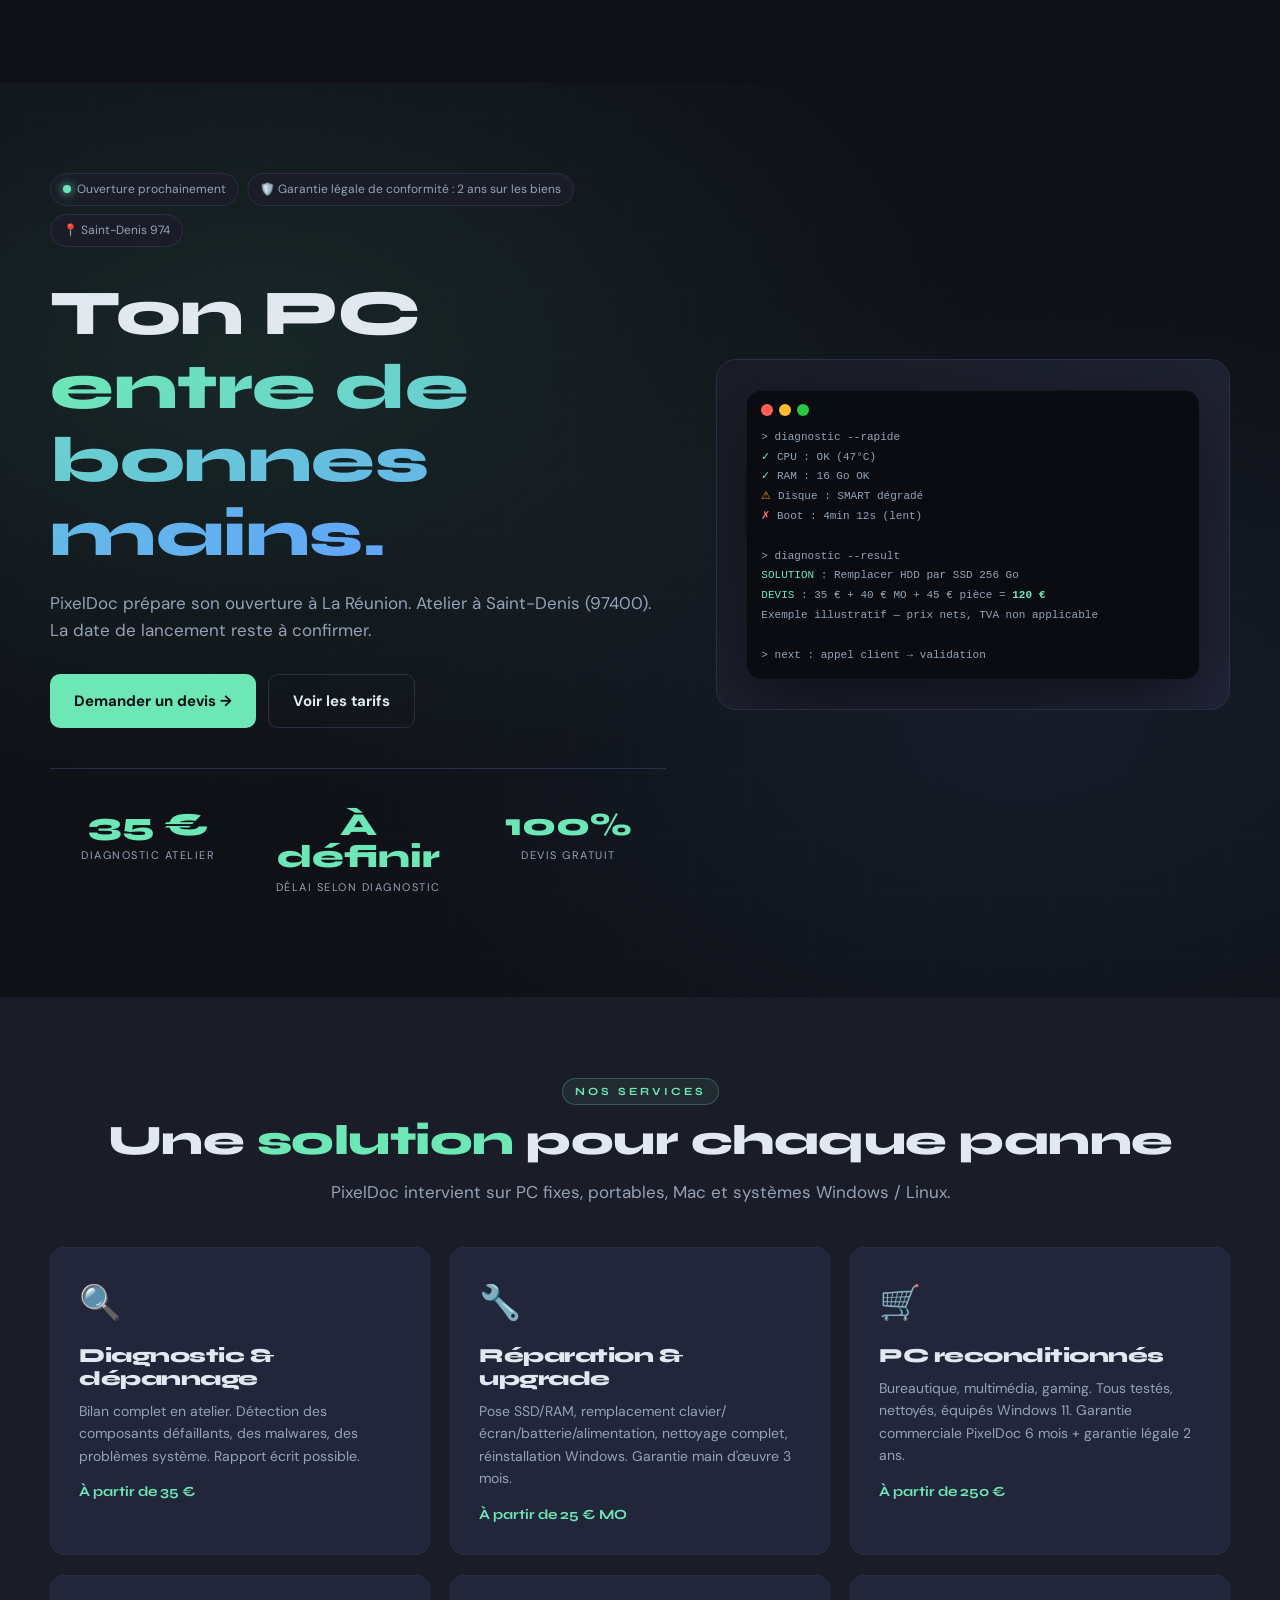
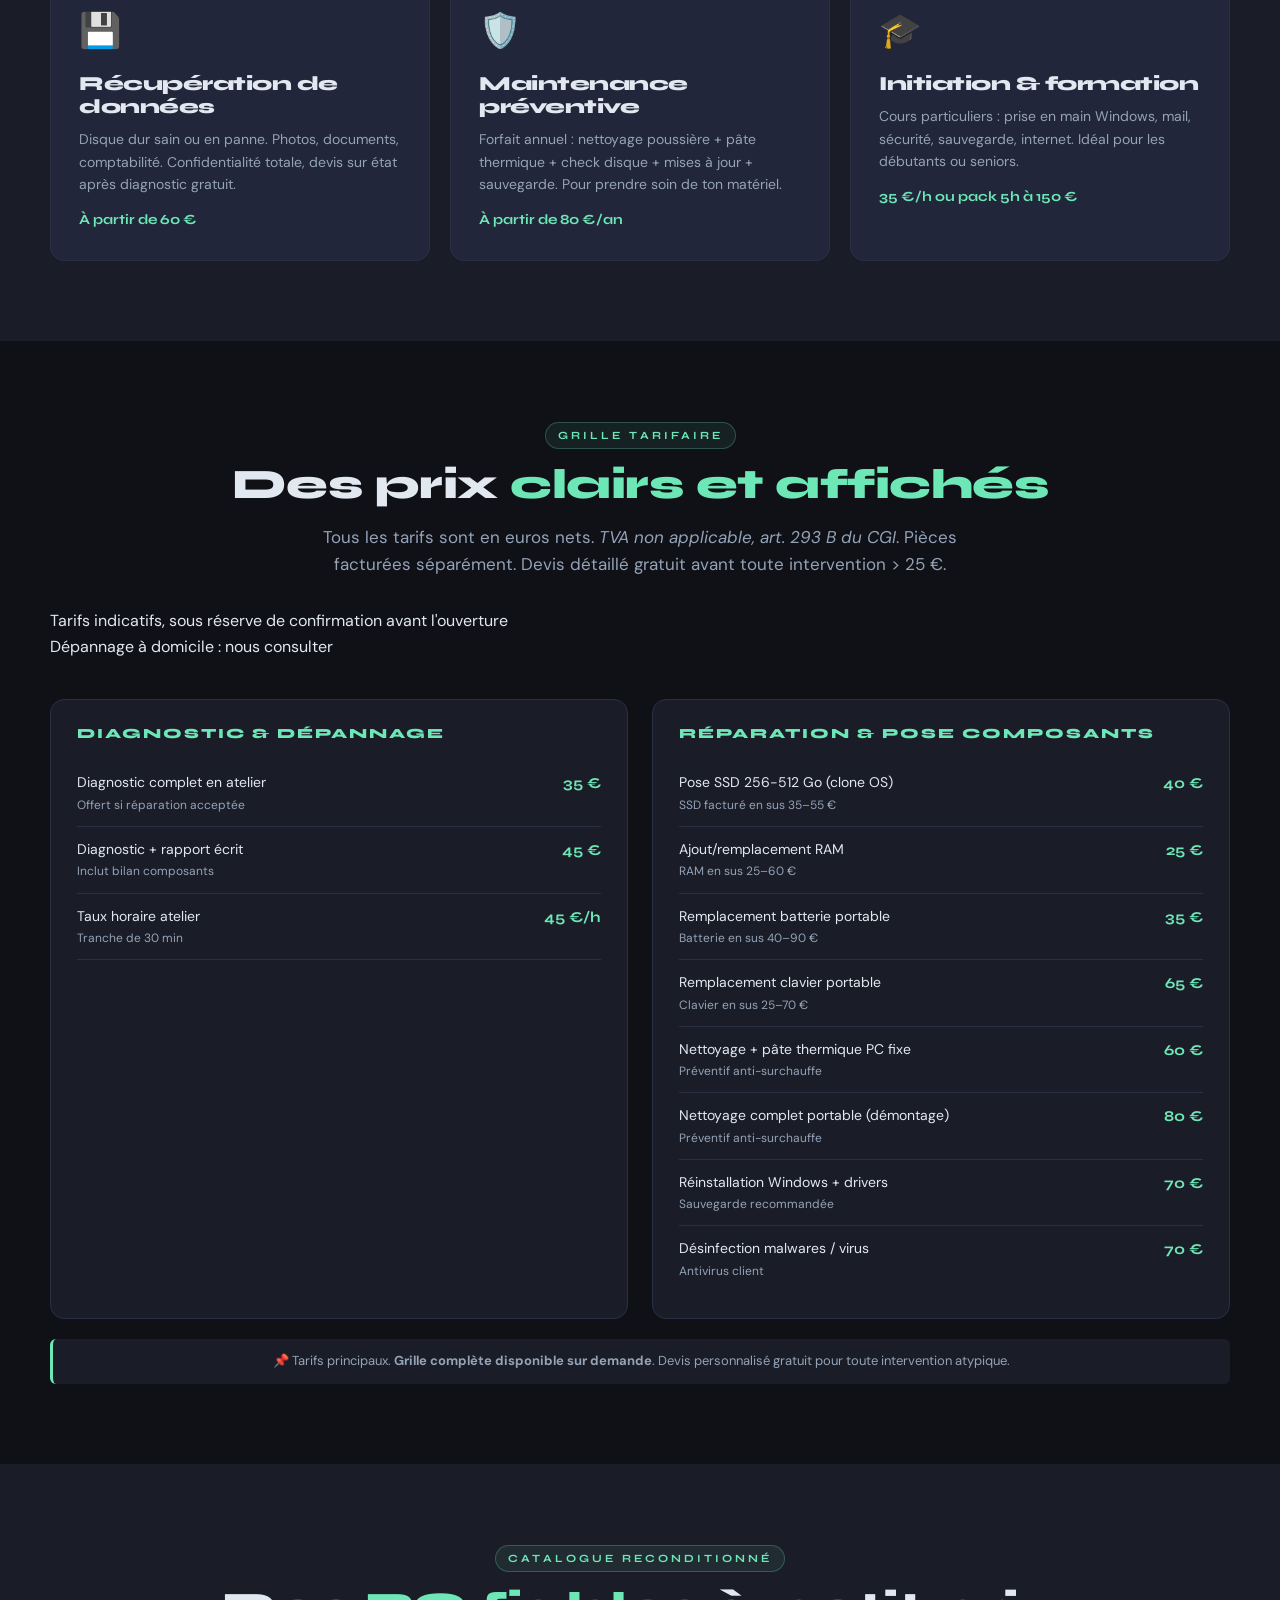
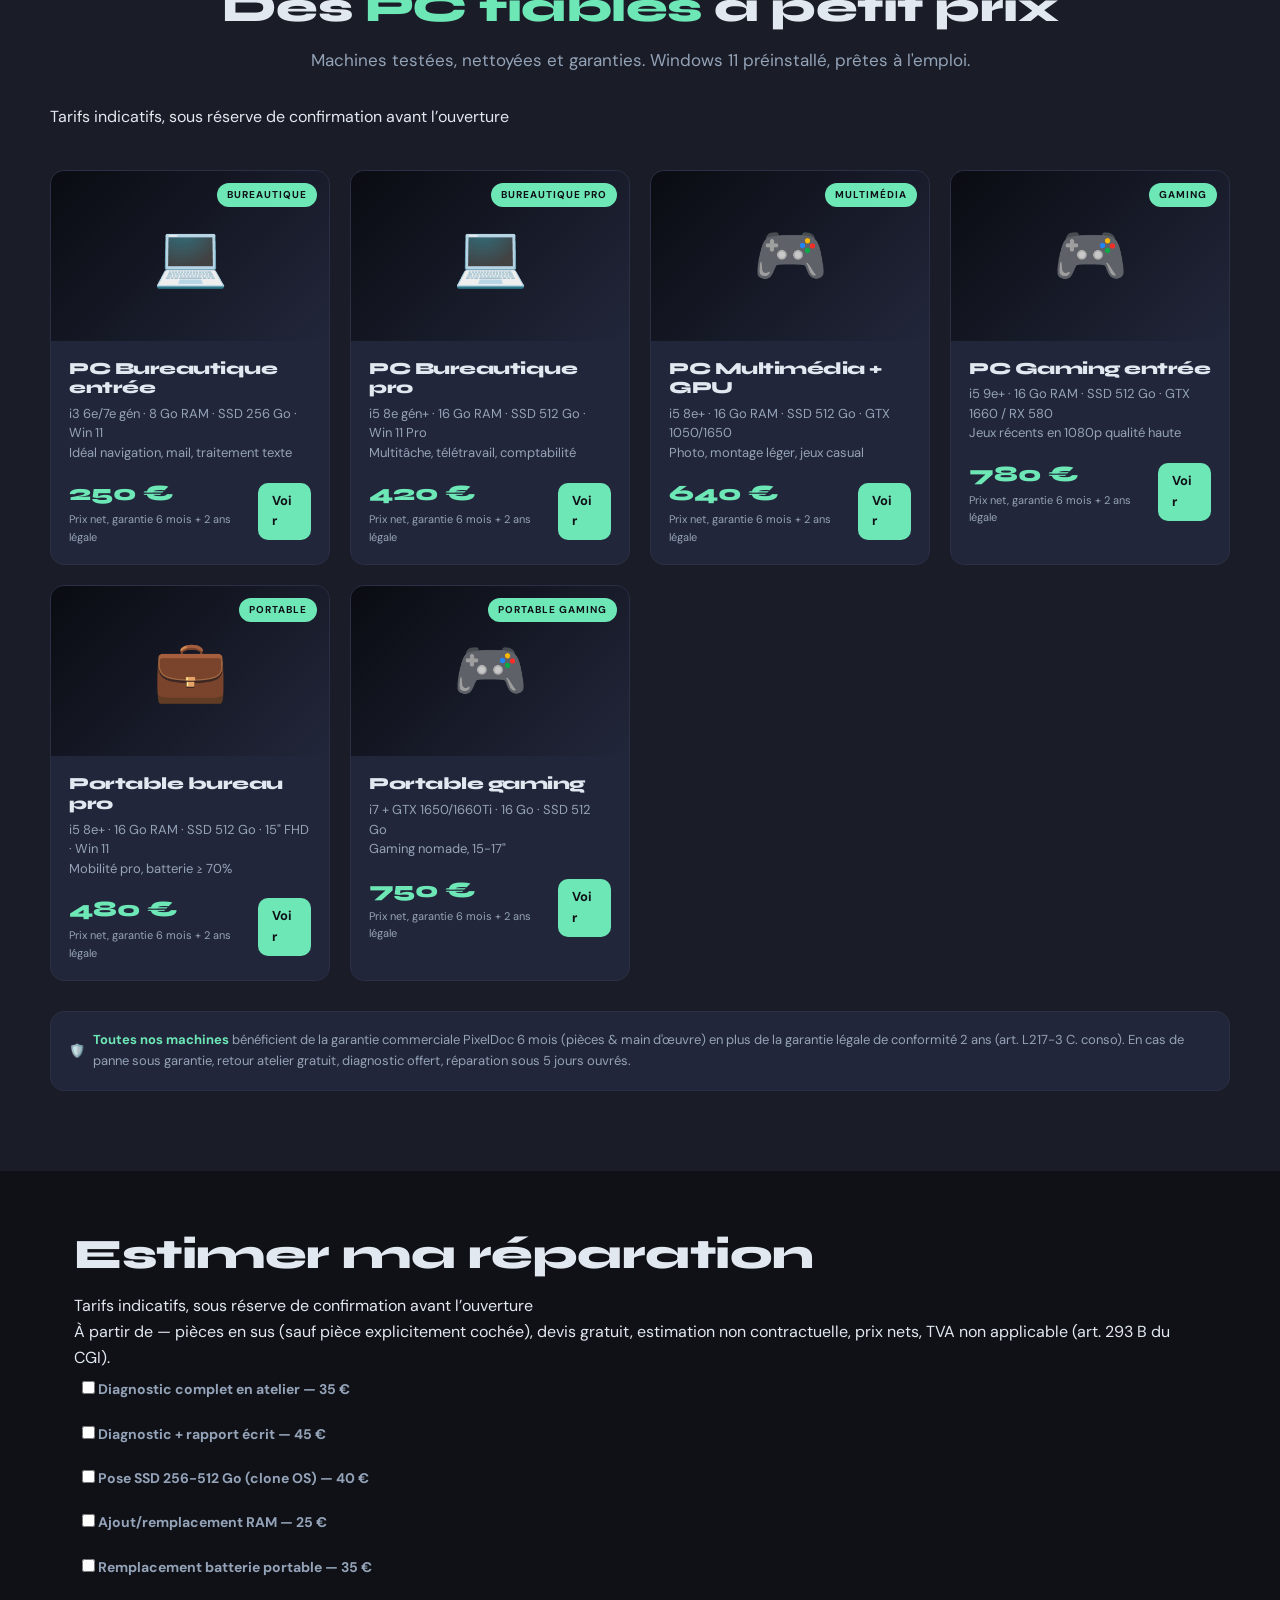
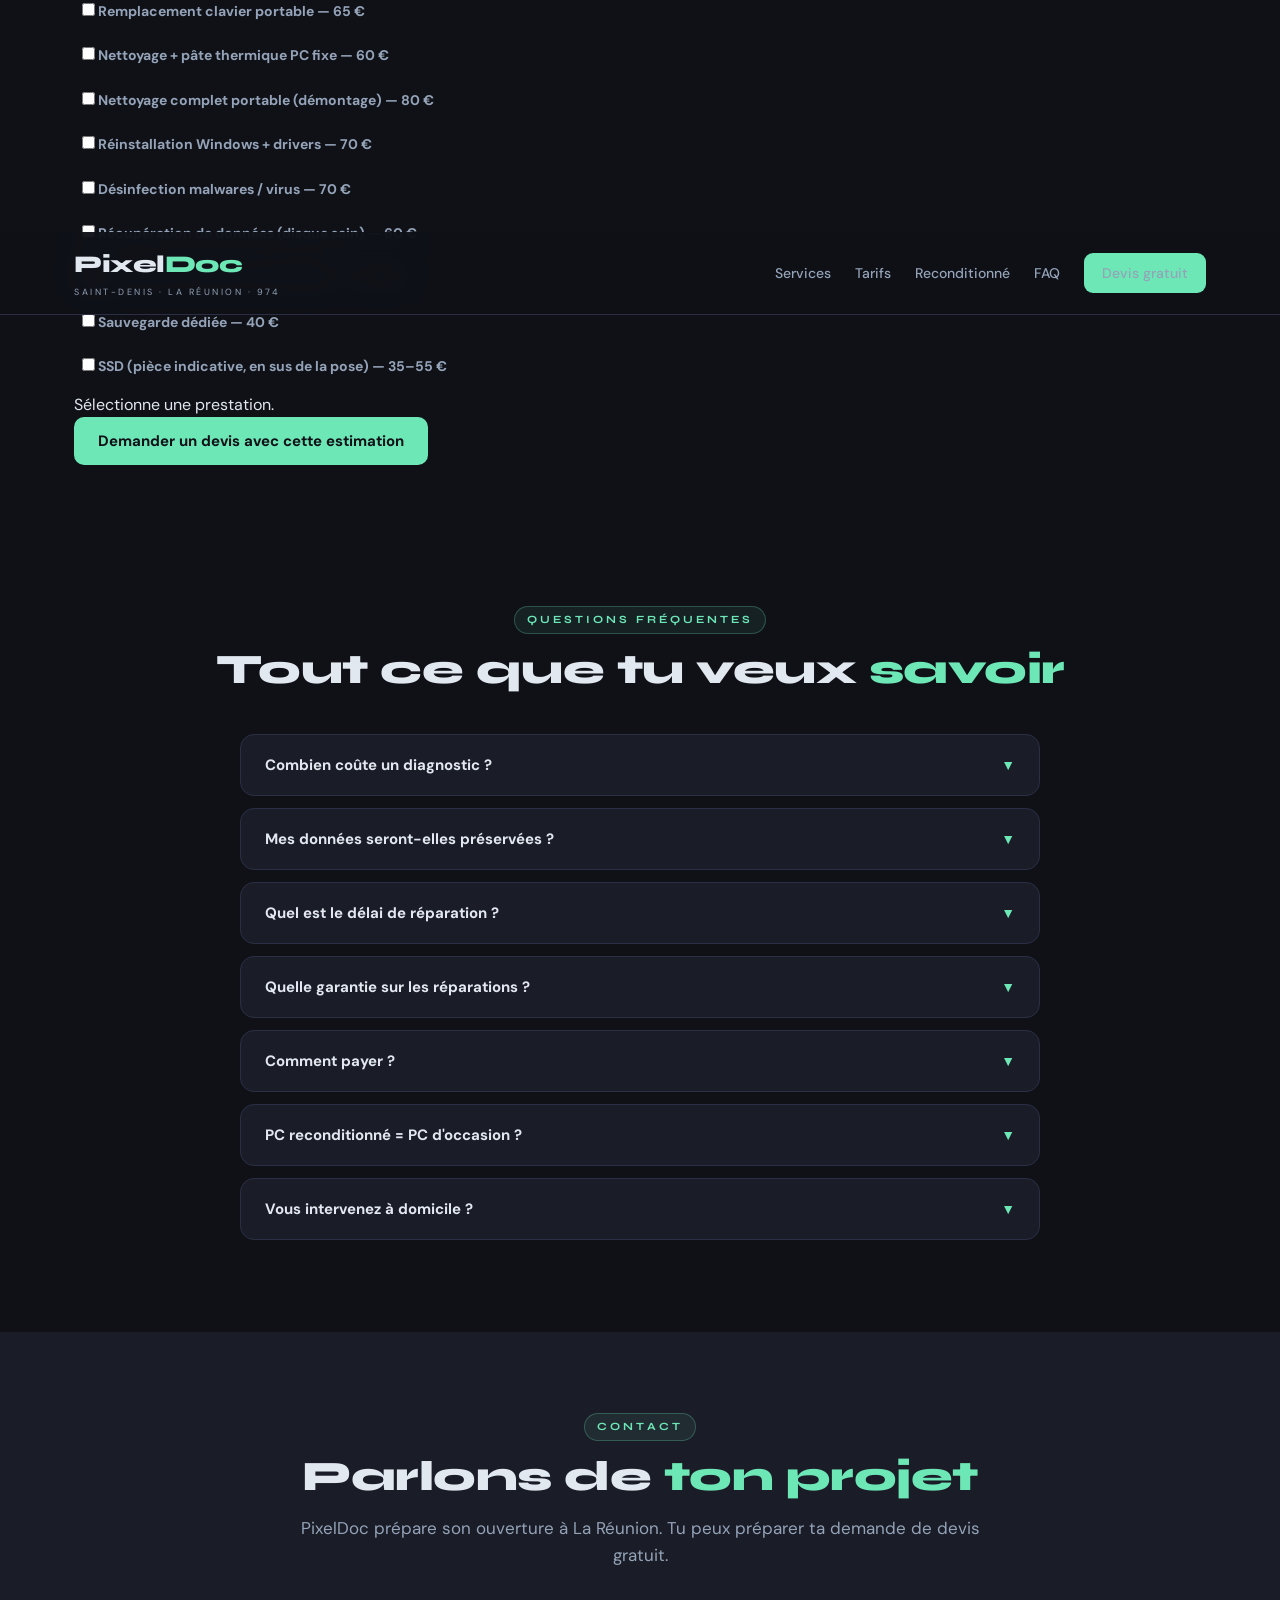
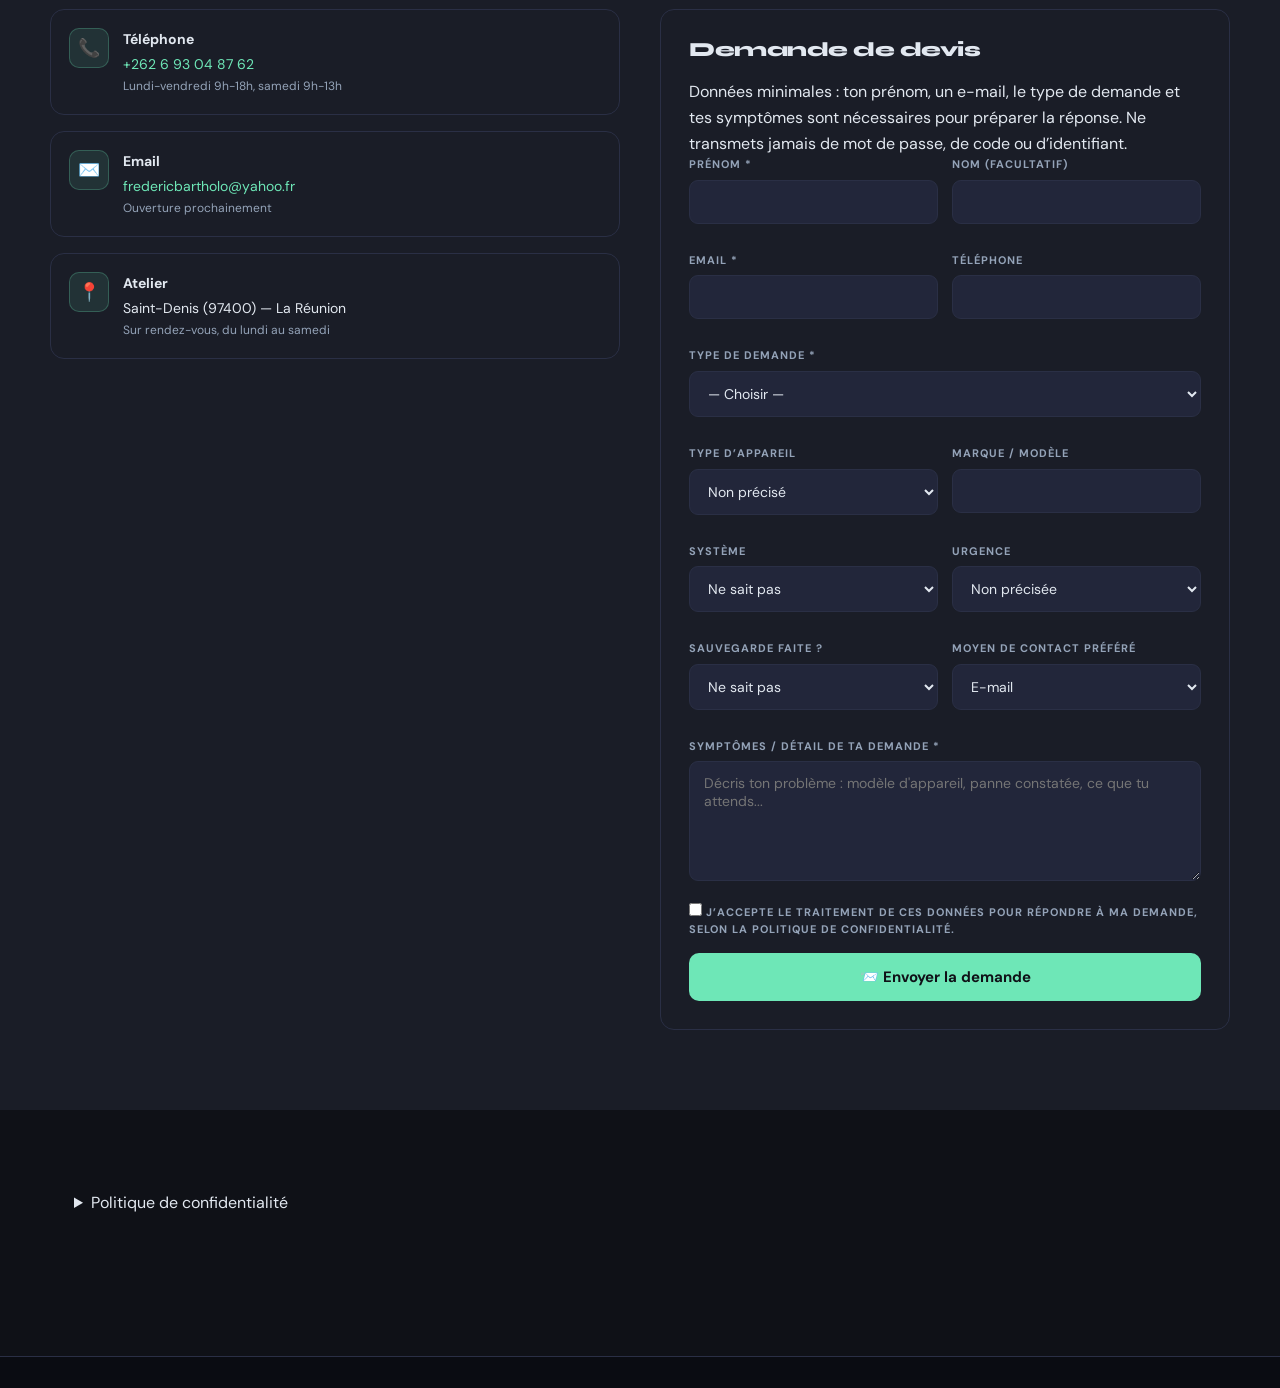
<file: contact.html>
<!DOCTYPE html>
<html lang="fr">
<head>
<meta charset="UTF-8" />
<title>PixelDoc — page déplacée</title>
<meta name="robots" content="noindex, follow" />
<link rel="canonical" href="https://pixeldoc-974.netlify.app/#contact" />
<meta http-equiv="refresh" content="0; url=index.html#contact" />
</head>
<body>
<p>Cette page a été déplacée. <a href="index.html#contact">Retour à l'accueil PixelDoc</a>.</p>
</body>
</html>
</file>
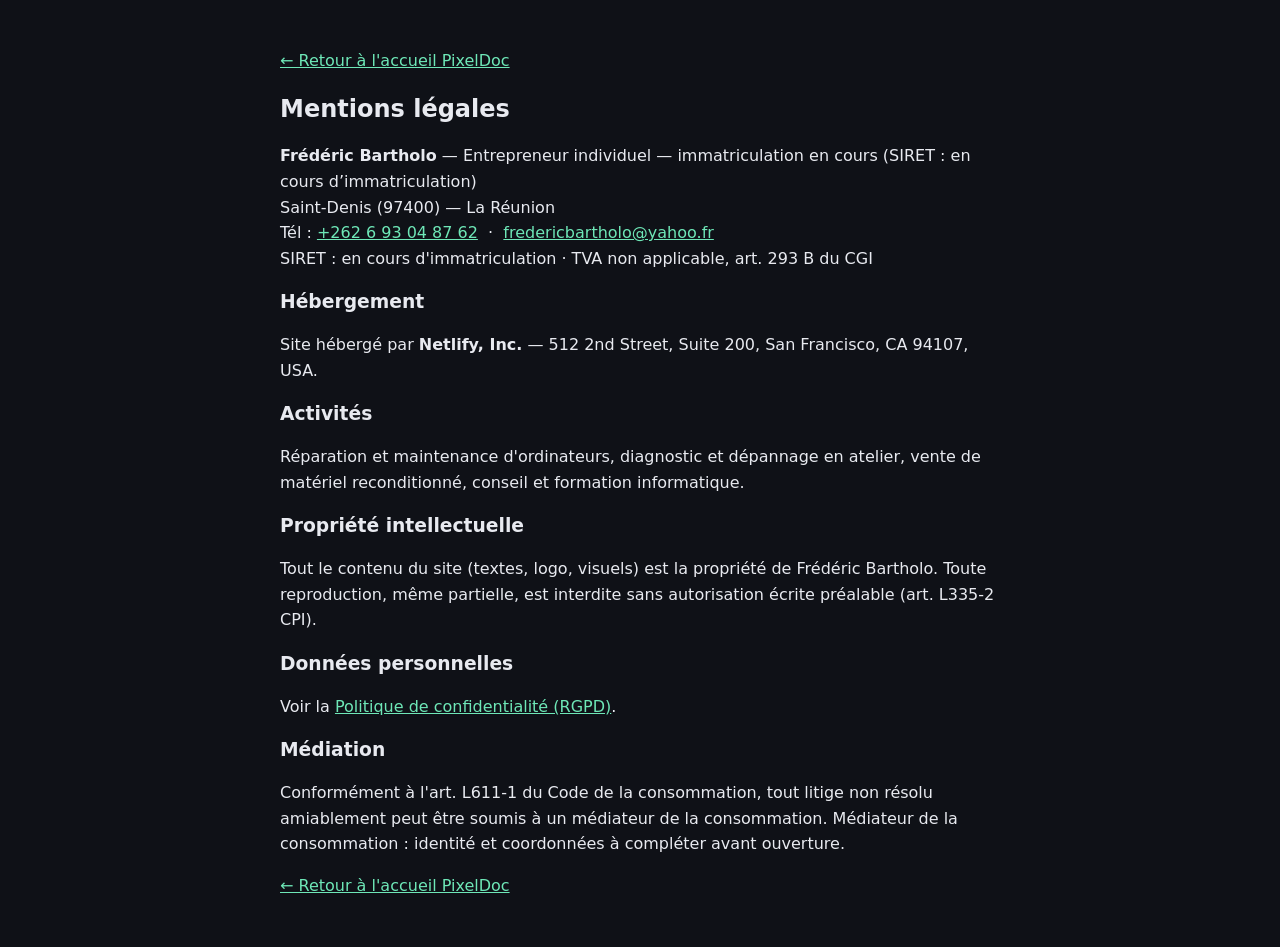
<file: mentions-legales.html>
<!DOCTYPE html>
<html lang="fr">
<head>
<meta charset="UTF-8" />
<meta name="viewport" content="width=device-width, initial-scale=1" />
<title>Mentions légales — PixelDoc</title>
<link rel="canonical" href="https://pixeldoc-974.netlify.app/mentions-legales.html" />
<style>body{margin:0;background:#0f1117;color:#e8eaf0;font:16px/1.6 system-ui,sans-serif}main{max-width:720px;margin:0 auto;padding:32px 16px}a{color:#6ee7b7}h1,h2,h3{line-height:1.25}</style>
</head>
<body>
<main>
<p><a href="index.html">← Retour à l'accueil PixelDoc</a></p>
<h2>Mentions légales</h2>
<div class="lm-info">
  <strong>Frédéric Bartholo</strong> — Entrepreneur individuel — immatriculation en cours (SIRET : en cours d’immatriculation)<br>
  Saint-Denis (97400) — La Réunion<br>
  Tél&nbsp;: <a href="tel:+262693048762">+262 6 93 04 87 62</a>&nbsp; · &nbsp;<a href="mailto:fredericbartholo@yahoo.fr">fredericbartholo@yahoo.fr</a><br>
  SIRET&nbsp;: en cours d'immatriculation · TVA non applicable, art.&nbsp;293&nbsp;B du CGI
</div>
<h3>Hébergement</h3>
<p>Site hébergé par <strong>Netlify, Inc.</strong> — 512 2nd Street, Suite 200, San Francisco, CA 94107, USA.</p>
<h3>Activités</h3>
<p>Réparation et maintenance d'ordinateurs, diagnostic et dépannage en atelier, vente de matériel reconditionné, conseil et formation informatique.</p>
<h3>Propriété intellectuelle</h3>
<p>Tout le contenu du site (textes, logo, visuels) est la propriété de Frédéric Bartholo. Toute reproduction, même partielle, est interdite sans autorisation écrite préalable (art.&nbsp;L335-2 CPI).</p>
<h3>Données personnelles</h3>
<p>Voir la <a href="#" onclick="openLegalModal('rgpd');return false">Politique de confidentialité (RGPD)</a>.</p>
<h3>Médiation</h3>
<p>Conformément à l'art.&nbsp;L611-1 du Code de la consommation, tout litige non résolu amiablement peut être soumis à un médiateur de la consommation. Médiateur de la consommation : identité et coordonnées à compléter avant ouverture.</p>
<p><a href="index.html">← Retour à l'accueil PixelDoc</a></p>
</main>
</body>
</html>
</file>
